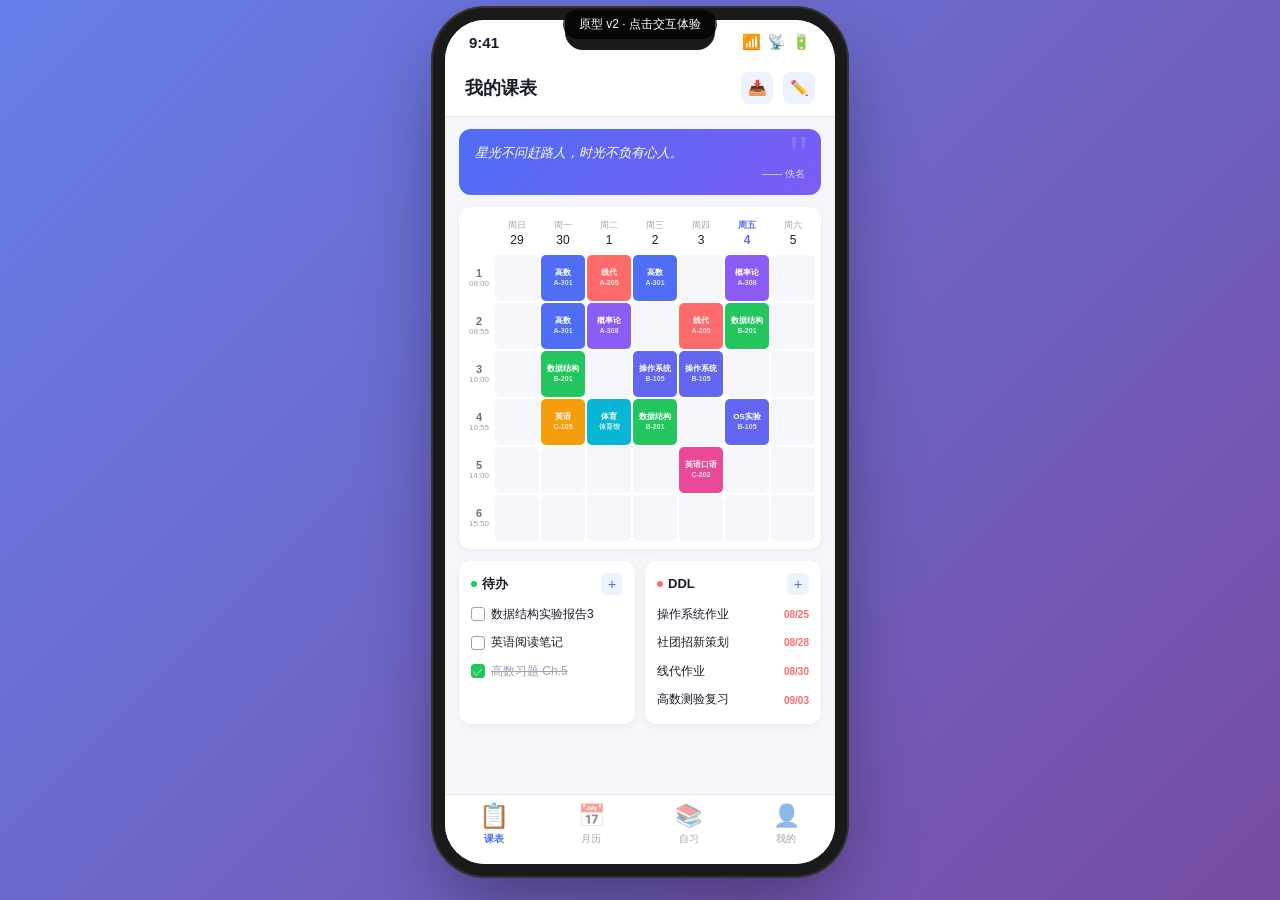
<file: prototype/v0.1 prototype.html>
<!DOCTYPE html>
<html lang="zh-CN"><head>
<meta charset="UTF-8">
<meta name="viewport" content="width=device-width, initial-scale=1.0">
<title>课管助手 v2 - 大学生课程管理小程序原型</title>
<style>
:root {
  --primary: #4F6DF5;
  --primary-light: #EEF1FE;
  --primary-dark: #3B55CC;
  --accent: #FF6B6B;
  --accent-light: #FFF0F0;
  --success: #22C55E;
  --success-light: #DCFCE7;
  --warning: #F59E0B;
  --bg: #F5F6FA;
  --card: #FFFFFF;
  --text: #1A1D29;
  --text-secondary: #6B7280;
  --text-light: #9CA3AF;
  --border: #E5E7EB;
  --radius: 12px;
  --shadow: 0 2px 8px rgba(0,0,0,0.05);
}

/* Theme: Minimal Dark */
.theme-dark {
  --bg: #1A1A2E;
  --card: #252542;
  --text: #E8E8F0;
  --text-secondary: #A0A0C0;
  --text-light: #6B6B8A;
  --border: #3A3A5C;
  --primary-light: #2A2A50;
}

/* Theme: Forest */
.theme-forest {
  --bg: #F0F7F0;
  --card: #FFFFFF;
  --primary: #2D8B56;
  --primary-light: #E0F0E6;
  --primary-dark: #1E6B3E;
}

/* Theme: Sunset */
.theme-sunset {
  --bg: #FFF5F0;
  --card: #FFFFFF;
  --primary: #E8743B;
  --primary-light: #FFE8DB;
  --primary-dark: #C85A25;
}

* { margin:0; padding:0; box-sizing:border-box; }

body {
  font-family: -apple-system, BlinkMacSystemFont, 'Segoe UI', 'PingFang SC', 'Microsoft YaHei', sans-serif;
  background: linear-gradient(135deg, #667eea 0%, #764ba2 100%);
  min-height: 100vh;
  display: flex;
  justify-content: center;
  align-items: flex-start;
  padding: 20px 0;
}

.phone-frame {
  width: 390px;
  height: 844px;
  background: var(--bg);
  border-radius: 40px;
  overflow: hidden;
  box-shadow: 0 0 0 12px #1a1a1a, 0 0 0 14px #333, 0 30px 80px rgba(0,0,0,0.4);
  position: relative;
  display: flex;
  flex-direction: column;
  transition: background .3s;
}

/* Status Bar */
.status-bar {
  height: 44px;
  background: var(--card);
  display: flex;
  align-items: center;
  justify-content: space-between;
  padding: 0 24px;
  font-size: 15px;
  font-weight: 600;
  color: var(--text);
  flex-shrink: 0;
  position: relative;
  z-index: 10;
}
.status-bar .time { font-size: 15px; font-weight: 600; }
.status-bar .icons { display: flex; gap: 6px; align-items: center; }

.notch {
  position: absolute;
  top: 0; left: 50%;
  transform: translateX(-50%);
  width: 150px; height: 30px;
  background: #1a1a1a;
  border-radius: 0 0 18px 18px;
  z-index: 20;
}

/* App Header */
.app-header {
  background: var(--card);
  padding: 8px 20px 12px;
  display: flex;
  align-items: center;
  justify-content: space-between;
  flex-shrink: 0;
  border-bottom: 1px solid var(--border);
}
.app-header h1 { font-size: 18px; font-weight: 700; color: var(--text); }
.app-header .header-actions { display: flex; gap: 10px; }
.header-btn {
  width: 32px; height: 32px;
  border-radius: 8px;
  border: none;
  background: var(--primary-light);
  color: var(--primary);
  font-size: 15px;
  cursor: pointer;
  display: flex; align-items: center; justify-content: center;
  transition: all .2s;
}
.header-btn:hover { background: var(--primary); color: #fff; }

/* Content Area */
.content-area {
  flex: 1;
  overflow-y: auto;
  overflow-x: hidden;
  -webkit-overflow-scrolling: touch;
  scrollbar-width: thin;
}
.content-area::-webkit-scrollbar { width: 3px; }
.content-area::-webkit-scrollbar-thumb { background: var(--border); border-radius: 4px; }

/* Page System */
.page { display: none; padding: 12px 14px 80px; }
.page.active { display: block; }

/* Bottom Tab Bar */
.tab-bar {
  position: absolute;
  bottom: 0; left: 0; right: 0;
  height: 70px;
  background: var(--card);
  display: flex;
  align-items: center;
  justify-content: space-around;
  border-top: 1px solid var(--border);
  padding-bottom: 10px;
  z-index: 100;
}
.tab-item {
  display: flex;
  flex-direction: column;
  align-items: center;
  gap: 3px;
  cursor: pointer;
  transition: all .2s;
  flex: 1;
  padding: 4px 0;
}
.tab-icon { font-size: 22px; opacity: 0.5; transition: all .2s; }
.tab-label { font-size: 10px; color: var(--text-light); font-weight: 500; transition: all .2s; }
.tab-item.active .tab-icon { opacity: 1; transform: scale(1.1); }
.tab-item.active .tab-label { color: var(--primary); font-weight: 600; }

/* ============================================
   课表页 - 周视图
   ============================================ */

/* 名言警句 */
.quote-banner {
  background: linear-gradient(135deg, var(--primary), #7B5CF5);
  border-radius: 12px;
  padding: 14px 16px;
  color: #fff;
  margin-bottom: 12px;
  cursor: pointer;
  position: relative;
  overflow: hidden;
  transition: all .2s;
}
.quote-banner:hover { transform: translateY(-1px); }
.quote-banner::before {
  content: '"';
  position: absolute;
  right: 12px; top: -5px;
  font-size: 50px;
  opacity: 0.15;
  font-family: Georgia, serif;
}
.quote-text {
  font-size: 13px;
  font-weight: 500;
  line-height: 1.5;
  font-style: italic;
}
.quote-author {
  font-size: 10px;
  opacity: 0.75;
  margin-top: 4px;
  text-align: right;
}

/* 周课表 */
.week-schedule {
  background: var(--card);
  border-radius: 12px;
  padding: 8px 6px;
  margin-bottom: 12px;
  box-shadow: var(--shadow);
}
.schedule-header {
  display: grid;
  grid-template-columns: 28px repeat(7, 1fr);
  gap: 2px;
  margin-bottom: 4px;
}
.schedule-header-day {
  text-align: center;
  font-size: 9px;
  color: var(--text-light);
  font-weight: 500;
  padding: 4px 0;
}
.schedule-header-day.today { color: var(--primary); font-weight: 700; }
.schedule-header-day .day-num {
  display: block;
  font-size: 12px;
  color: var(--text);
  margin-top: 1px;
}
.schedule-header-day.today .day-num { color: var(--primary); }

.schedule-body {
  display: grid;
  grid-template-columns: 28px repeat(7, 1fr);
  gap: 2px;
}
.schedule-time-col {
  display: flex;
  flex-direction: column;
  gap: 2px;
}
.schedule-time-cell {
  height: 46px;
  display: flex;
  flex-direction: column;
  align-items: center;
  justify-content: center;
  font-size: 8px;
  color: var(--text-light);
}
.schedule-time-cell .num { font-size: 11px; font-weight: 700; color: var(--text-secondary); }

.schedule-day-col {
  display: flex;
  flex-direction: column;
  gap: 2px;
}
.schedule-cell {
  height: 46px;
  border-radius: 5px;
  display: flex;
  align-items: center;
  justify-content: center;
  font-size: 8px;
  cursor: pointer;
  transition: all .15s;
  overflow: hidden;
  padding: 2px;
  text-align: center;
  position: relative;
}
.schedule-cell.course {
  color: #fff;
  font-weight: 600;
  line-height: 1.1;
  word-break: break-all;
}
.schedule-cell.course:hover { opacity: 0.85; transform: scale(0.97); }
.schedule-cell.course .c-name { font-size: 8px; }
.schedule-cell.course .c-loc { font-size: 7px; opacity: 0.8; margin-top: 1px; }
.schedule-cell.empty {
  background: var(--bg);
  color: var(--text-light);
  border: 1px dashed transparent;
}
.schedule-cell.empty:hover { border-color: var(--primary); color: var(--primary); }

/* 底部极简Todo + DDL */
.bottom-lists {
  display: grid;
  grid-template-columns: 1fr 1fr;
  gap: 10px;
}
.mini-list {
  background: var(--card);
  border-radius: 12px;
  padding: 12px;
  box-shadow: var(--shadow);
}
.mini-list-header {
  display: flex;
  align-items: center;
  justify-content: space-between;
  margin-bottom: 8px;
}
.mini-list-title {
  font-size: 13px;
  font-weight: 700;
  color: var(--text);
  display: flex;
  align-items: center;
  gap: 5px;
}
.mini-list-title .dot {
  width: 6px; height: 6px;
  border-radius: 50%;
}
.mini-list-title .dot.green { background: var(--success); }
.mini-list-title .dot.red { background: var(--accent); }
.mini-list-add {
  width: 22px; height: 22px;
  border-radius: 6px;
  background: var(--primary-light);
  color: var(--primary);
  border: none;
  font-size: 14px;
  cursor: pointer;
  display: flex; align-items: center; justify-content: center;
  transition: all .2s;
}
.mini-list-add:hover { background: var(--primary); color: #fff; }

.mini-items { display: flex; flex-direction: column; gap: 5px; }
.mini-item {
  display: flex;
  align-items: center;
  gap: 6px;
  padding: 4px 0;
  cursor: pointer;
  font-size: 12px;
  color: var(--text);
}
.mini-item .bracket {
  width: 14px; height: 14px;
  border-radius: 3px;
  border: 1.5px solid var(--text-light);
  flex-shrink: 0;
  display: flex;
  align-items: center;
  justify-content: center;
  font-size: 10px;
  transition: all .2s;
}
.mini-item.done .bracket {
  background: var(--success);
  border-color: var(--success);
  color: #fff;
}
.mini-item.done .bracket::before { content: '✓'; }
.mini-item.done .item-text { text-decoration: line-through; color: var(--text-light); }
.mini-item .item-text { flex: 1; line-height: 1.3; }
.mini-item .item-date {
  font-size: 10px;
  color: var(--accent);
  font-weight: 600;
  flex-shrink: 0;
}

.mini-empty {
  text-align: center;
  padding: 12px 0;
  font-size: 11px;
  color: var(--text-light);
}

/* ============================================
   月历页
   ============================================ */

.calendar-header-bar {
  display: flex;
  align-items: center;
  justify-content: space-between;
  margin-bottom: 10px;
}
.calendar-header-bar .month-title { font-size: 18px; font-weight: 700; color: var(--text); }
.cal-nav-btns { display: flex; gap: 6px; }
.cal-nav-btn {
  width: 28px; height: 28px;
  border-radius: 8px;
  border: 1px solid var(--border);
  background: var(--card);
  cursor: pointer;
  font-size: 14px;
  color: var(--text-secondary);
  display: flex; align-items: center; justify-content: center;
}

.calendar-card {
  background: var(--card);
  border-radius: 12px;
  padding: 12px 8px;
  box-shadow: var(--shadow);
  margin-bottom: 12px;
}
.cal-weekdays {
  display: grid;
  grid-template-columns: repeat(7, 1fr);
  gap: 1px;
  margin-bottom: 4px;
}
.cal-weekday {
  text-align: center;
  font-size: 10px;
  color: var(--text-light);
  font-weight: 500;
  padding: 4px 0;
}
.cal-weekday.weekend { color: var(--accent); }
.cal-days {
  display: grid;
  grid-template-columns: repeat(7, 1fr);
  gap: 1px;
}
.cal-day {
  aspect-ratio: 1.3;
  display: flex;
  flex-direction: column;
  align-items: center;
  justify-content: flex-start;
  padding-top: 3px;
  border-radius: 6px;
  cursor: pointer;
  transition: all .15s;
  font-size: 12px;
  font-weight: 500;
  color: var(--text);
  position: relative;
}
.cal-day:hover { background: var(--primary-light); }
.cal-day.other-month { color: var(--text-light); opacity: 0.35; }
.cal-day.today { background: var(--primary); color: #fff; font-weight: 700; }
.cal-day.selected { background: var(--primary-light); color: var(--primary); font-weight: 700; }
.cal-day.today.selected { background: var(--primary); color: #fff; }

/* 月历日期中的标记 */
.cal-markers {
  display: flex;
  flex-direction: column;
  align-items: center;
  gap: 1px;
  margin-top: 2px;
  width: 100%;
  padding: 0 2px;
}
.cal-marker-ddl {
  font-size: 8px;
  color: var(--accent);
  white-space: nowrap;
  overflow: hidden;
  text-overflow: ellipsis;
  width: 100%;
  text-align: center;
  line-height: 1.1;
  max-width: 100%;
}
.cal-day.today .cal-marker-ddl { color: rgba(255,255,255,0.85); }

.cal-dots {
  display: flex;
  gap: 2px;
  align-items: center;
  justify-content: center;
  margin-top: 1px;
}
.cal-dot-green {
  width: 4px; height: 4px;
  border-radius: 50%;
  background: var(--success);
}
.cal-dot-red {
  width: 6px; height: 6px;
  border-radius: 50%;
  background: var(--accent);
}
.cal-day.today .cal-dot-green { background: rgba(255,255,255,0.8); }
.cal-day.today .cal-dot-red { background: #fff; }

/* 日期详情 */
.day-detail-card {
  background: var(--card);
  border-radius: 12px;
  padding: 14px;
  box-shadow: var(--shadow);
}
.day-detail-title {
  font-size: 14px;
  font-weight: 700;
  color: var(--text);
  margin-bottom: 10px;
}
.day-detail-section {
  margin-bottom: 10px;
}
.day-detail-section:last-child { margin-bottom: 0; }
.day-detail-section-title {
  font-size: 11px;
  color: var(--text-light);
  font-weight: 600;
  margin-bottom: 6px;
  display: flex;
  align-items: center;
  gap: 4px;
}
.day-detail-section-title::before {
  content: '';
  width: 5px; height: 5px;
  border-radius: 50%;
}
.day-detail-section-title.green::before { background: var(--success); }
.day-detail-section-title.red::before { background: var(--accent); width: 7px; height: 7px; }

.detail-list-item {
  display: flex;
  align-items: center;
  gap: 6px;
  padding: 5px 0;
  font-size: 12px;
  color: var(--text);
  border-bottom: 1px solid var(--border);
}
.detail-list-item:last-child { border-bottom: none; }
.detail-list-item .bracket {
  width: 13px; height: 13px;
  border-radius: 3px;
  border: 1.5px solid var(--text-light);
  flex-shrink: 0;
  display: flex; align-items: center; justify-content: center;
  font-size: 9px;
  cursor: pointer;
}
.detail-list-item.done .bracket { background: var(--success); border-color: var(--success); color: #fff; }
.detail-list-item.done .bracket::before { content: '✓'; }
.detail-list-item.done .item-text { text-decoration: line-through; color: var(--text-light); }
.detail-list-item .item-text { flex: 1; }
.detail-list-item .item-date { font-size: 10px; color: var(--accent); font-weight: 600; }

/* ============================================
   自习室页
   ============================================ */

.study-theme-switcher {
  display: flex;
  gap: 8px;
  justify-content: center;
  margin-bottom: 12px;
}
.theme-dot {
  width: 24px; height: 24px;
  border-radius: 50%;
  cursor: pointer;
  border: 3px solid transparent;
  transition: all .2s;
}
.theme-dot.active { border-color: var(--text); transform: scale(1.1); }
.theme-dot.default { background: #4F6DF5; }
.theme-dot.dark { background: #1A1A2E; }
.theme-dot.forest { background: #2D8B56; }
.theme-dot.sunset { background: #E8743B; }

/* 番茄钟大组件 */
.pomodoro-section {
  background: var(--card);
  border-radius: 14px;
  padding: 14px;
  box-shadow: var(--shadow);
  margin-bottom: 14px;
  position: relative;
}
.pomodoro-section-header {
  display: flex;
  align-items: center;
  justify-content: space-between;
  margin-bottom: 10px;
}
.pomodoro-title {
  font-size: 14px;
  font-weight: 700;
  color: var(--text);
}
.pomodoro-add {
  width: 26px; height: 26px;
  border-radius: 8px;
  background: var(--primary-light);
  color: var(--primary);
  border: none;
  font-size: 16px;
  cursor: pointer;
  display: flex; align-items: center; justify-content: center;
}
.pomodoro-add:hover { background: var(--primary); color: #fff; }

.pomodoro-slider {
  display: flex;
  gap: 6px;
  overflow-x: auto;
  scroll-snap-type: x mandatory;
  scrollbar-width: none;
  padding-bottom: 4px;
}
.pomodoro-slider::-webkit-scrollbar { display: none; }

.pomodoro-card {
  flex-shrink: 0;
  width: calc((100% - 30px) / 6);
  aspect-ratio: 1;
  border-radius: 10px;
  background: var(--primary-light);
  display: flex;
  flex-direction: column;
  align-items: center;
  justify-content: center;
  cursor: pointer;
  scroll-snap-align: start;
  transition: all .2s;
  position: relative;
  overflow: hidden;
  border: 2px solid transparent;
}
.pomodoro-card:hover { transform: translateY(-2px); }
.pomodoro-card.active { border-color: var(--primary); }
.pomodoro-card .p-name {
  font-size: 9px;
  font-weight: 600;
  color: var(--text);
  text-align: center;
  line-height: 1.2;
  padding: 0 2px;
}
.pomodoro-card .p-time {
  font-size: 11px;
  font-weight: 700;
  color: var(--primary);
  margin-top: 3px;
}
.pomodoro-card .p-bg {
  position: absolute;
  inset: 0;
  background-size: cover;
  background-position: center;
  opacity: 0.3;
}
.pomodoro-card .p-content {
  position: relative;
  z-index: 1;
  display: flex;
  flex-direction: column;
  align-items: center;
  justify-content: center;
}

/* 当前番茄钟显示 */
.pomodoro-active-display {
  text-align: center;
  padding: 16px 0 8px;
}
.pomodoro-timer {
  font-size: 42px;
  font-weight: 200;
  color: var(--primary);
  font-variant-numeric: tabular-nums;
  letter-spacing: 2px;
}
.pomodoro-active-name {
  font-size: 12px;
  color: var(--text-secondary);
  margin-top: 4px;
}
.pomodoro-controls {
  display: flex;
  gap: 10px;
  justify-content: center;
  margin-top: 10px;
}
.pomo-btn {
  padding: 7px 20px;
  border-radius: 8px;
  border: none;
  font-size: 12px;
  font-weight: 600;
  cursor: pointer;
}
.pomo-btn.primary { background: var(--primary); color: #fff; }
.pomo-btn.secondary { background: var(--bg); color: var(--text-secondary); }

/* 线上自习室区块 */
.online-room-section {
  background: var(--card);
  border-radius: 14px;
  padding: 14px;
  box-shadow: var(--shadow);
}
.online-room-header {
  display: flex;
  align-items: center;
  justify-content: space-between;
  margin-bottom: 10px;
}
.online-room-title {
  font-size: 14px;
  font-weight: 700;
  color: var(--text);
  display: flex;
  align-items: center;
  gap: 6px;
}
.online-room-title .badge {
  font-size: 9px;
  padding: 2px 6px;
  background: var(--primary-light);
  color: var(--primary);
  border-radius: 4px;
  font-weight: 600;
}
.online-room-add {
  width: 26px; height: 26px;
  border-radius: 8px;
  background: var(--primary-light);
  color: var(--primary);
  border: none;
  font-size: 16px;
  cursor: pointer;
  display: flex; align-items: center; justify-content: center;
}

.room-tabs {
  display: flex;
  gap: 6px;
  margin-bottom: 10px;
}
.room-tab {
  padding: 4px 12px;
  border-radius: 16px;
  font-size: 11px;
  background: var(--bg);
  color: var(--text-secondary);
  cursor: pointer;
  font-weight: 500;
}
.room-tab.active {
  background: var(--primary);
  color: #fff;
}

.room-list {
  display: flex;
  flex-direction: column;
  gap: 8px;
  max-height: 200px;
  overflow-y: auto;
}
.room-card {
  display: flex;
  align-items: center;
  gap: 10px;
  padding: 10px;
  border-radius: 10px;
  background: var(--bg);
  cursor: pointer;
  transition: all .2s;
}
.room-card:hover { transform: translateX(2px); }
.room-avatar {
  width: 36px; height: 36px;
  border-radius: 9px;
  display: flex; align-items: center; justify-content: center;
  font-size: 18px;
  flex-shrink: 0;
  background-size: cover;
  background-position: center;
}
.room-info { flex: 1; min-width: 0; }
.room-name {
  font-size: 12px;
  font-weight: 600;
  color: var(--text);
  white-space: nowrap;
  overflow: hidden;
  text-overflow: ellipsis;
}
.room-meta {
  font-size: 10px;
  color: var(--text-light);
  margin-top: 3px;
}
.room-people {
  font-size: 10px;
  color: var(--text-secondary);
  font-weight: 600;
  flex-shrink: 0;
}

/* ============================================
   自习室详情页（聊天室）
   ============================================ */

.study-room-detail {
  position: absolute;
  inset: 0;
  background: var(--bg);
  z-index: 150;
  display: none;
  flex-direction: column;
}
.study-room-detail.show { display: flex; }

.room-detail-header {
  background: var(--card);
  padding: 12px 16px;
  display: flex;
  align-items: center;
  gap: 10px;
  border-bottom: 1px solid var(--border);
  flex-shrink: 0;
}
.room-back-btn {
  width: 32px; height: 32px;
  border-radius: 8px;
  border: none;
  background: var(--bg);
  font-size: 18px;
  cursor: pointer;
  display: flex; align-items: center; justify-content: center;
  color: var(--text-secondary);
}
.room-detail-info { flex: 1; }
.room-detail-name { font-size: 15px; font-weight: 700; color: var(--text); }
.room-detail-count { font-size: 11px; color: var(--text-light); margin-top: 2px; }
.room-setting-btn {
  width: 32px; height: 32px;
  border-radius: 8px;
  border: none;
  background: var(--bg);
  font-size: 16px;
  cursor: pointer;
  color: var(--text-secondary);
}

/* 自习人员 */
.room-members {
  background: var(--card);
  padding: 12px 16px;
  display: flex;
  gap: 12px;
  overflow-x: auto;
  scrollbar-width: none;
  flex-shrink: 0;
}
.room-members::-webkit-scrollbar { display: none; }
.room-member {
  flex-shrink: 0;
  display: flex;
  flex-direction: column;
  align-items: center;
  gap: 4px;
}
.room-member .m-avatar {
  width: 44px; height: 44px;
  border-radius: 50%;
  display: flex; align-items: center; justify-content: center;
  font-size: 20px;
  background: var(--primary-light);
  position: relative;
}
.room-member.own .m-avatar {
  border: 2px solid var(--primary);
}
.room-member .m-status {
  position: absolute;
  bottom: -2px; right: -2px;
  width: 12px; height: 12px;
  border-radius: 50%;
  background: var(--success);
  border: 2px solid var(--card);
}
.room-member .m-name {
  font-size: 10px;
  color: var(--text-secondary);
  max-width: 50px;
  text-overflow: ellipsis;
  overflow: hidden;
  white-space: nowrap;
}
.room-member .m-id {
  font-size: 9px;
  color: var(--text-light);
}

/* 聊天区 */
.room-chat {
  flex: 1;
  overflow-y: auto;
  padding: 12px 14px;
  display: flex;
  flex-direction: column;
  gap: 8px;
}
.chat-msg {
  display: flex;
  gap: 8px;
  max-width: 80%;
}
.chat-msg.self { align-self: flex-end; flex-direction: row-reverse; }
.chat-avatar {
  width: 30px; height: 30px;
  border-radius: 50%;
  display: flex; align-items: center; justify-content: center;
  font-size: 14px;
  background: var(--primary-light);
  flex-shrink: 0;
}
.chat-bubble {
  background: var(--card);
  padding: 8px 12px;
  border-radius: 12px;
  font-size: 12px;
  color: var(--text);
  line-height: 1.4;
}
.chat-msg.self .chat-bubble {
  background: var(--primary);
  color: #fff;
}
.chat-time {
  font-size: 9px;
  color: var(--text-light);
  margin-top: 2px;
}
.chat-entry {
  background: var(--card);
  padding: 10px 14px;
  border-top: 1px solid var(--border);
  display: flex;
  gap: 8px;
  align-items: center;
  flex-shrink: 0;
}
.chat-entry input {
  flex: 1;
  padding: 8px 12px;
  border: 1px solid var(--border);
  border-radius: 20px;
  font-size: 13px;
  background: var(--bg);
  outline: none;
  color: var(--text);
}
.chat-send {
  width: 34px; height: 34px;
  border-radius: 50%;
  background: var(--primary);
  color: #fff;
  border: none;
  cursor: pointer;
  display: flex; align-items: center; justify-content: center;
  font-size: 14px;
}

.chat-disabled-banner {
  background: var(--warning);
  color: #fff;
  padding: 8px 16px;
  text-align: center;
  font-size: 11px;
  cursor: pointer;
}

/* ============================================
   我的页
   ============================================ */

.profile-header {
  background: linear-gradient(135deg, var(--primary), #7B5CF5);
  border-radius: 14px;
  padding: 20px;
  color: #fff;
  display: flex;
  align-items: center;
  gap: 14px;
  margin-bottom: 14px;
  box-shadow: var(--shadow);
}
.profile-avatar {
  width: 52px; height: 52px;
  border-radius: 50%;
  background: rgba(255,255,255,0.2);
  display: flex; align-items: center; justify-content: center;
  font-size: 24px;
  border: 2px solid rgba(255,255,255,0.3);
}
.profile-info .name { font-size: 16px; font-weight: 700; }
.profile-info .school { font-size: 11px; opacity: 0.85; margin-top: 3px; }

.settings-group {
  background: var(--card);
  border-radius: 12px;
  overflow: hidden;
  box-shadow: var(--shadow);
  margin-bottom: 12px;
}
.settings-group-title {
  font-size: 11px;
  color: var(--text-light);
  font-weight: 600;
  padding: 0 4px 6px;
  text-transform: uppercase;
}
.setting-item {
  display: flex;
  align-items: center;
  gap: 12px;
  padding: 12px 16px;
  cursor: pointer;
  border-bottom: 1px solid var(--border);
}
.setting-item:last-child { border-bottom: none; }
.setting-icon {
  width: 30px; height: 30px;
  border-radius: 8px;
  display: flex; align-items: center; justify-content: center;
  font-size: 14px;
  flex-shrink: 0;
}
.setting-info { flex: 1; }
.setting-info .label { font-size: 13px; color: var(--text); font-weight: 500; }
.setting-info .sublabel { font-size: 10px; color: var(--text-light); margin-top: 2px; }
.setting-arrow { color: var(--text-light); font-size: 13px; }

.toggle {
  width: 40px; height: 24px;
  border-radius: 12px;
  background: var(--border);
  position: relative;
  cursor: pointer;
  transition: background .2s;
  flex-shrink: 0;
}
.toggle::after {
  content: '';
  position: absolute;
  top: 2px; left: 2px;
  width: 20px; height: 20px;
  border-radius: 50%;
  background: #fff;
  box-shadow: 0 1px 4px rgba(0,0,0,0.2);
  transition: transform .2s;
}
.toggle.on { background: var(--success); }
.toggle.on::after { transform: translateX(16px); }

/* ============================================
   Modal
   ============================================ */
.modal-overlay {
  position: absolute;
  inset: 0;
  background: rgba(0,0,0,0.4);
  z-index: 200;
  display: none;
  align-items: flex-end;
  justify-content: center;
}
.modal-overlay.show { display: flex; animation: fadeIn .2s; }
@keyframes fadeIn { from { opacity: 0; } to { opacity: 1; } }

.modal-sheet {
  width: 100%;
  background: var(--card);
  border-radius: 20px 20px 0 0;
  padding: 20px;
  max-height: 75%;
  overflow-y: auto;
  animation: slideUp .3s ease;
  color: var(--text);
}
@keyframes slideUp { from { transform: translateY(100%); } to { transform: translateY(0); } }

.modal-header {
  display: flex;
  align-items: center;
  justify-content: space-between;
  margin-bottom: 16px;
}
.modal-title { font-size: 16px; font-weight: 700; color: var(--text); }
.modal-close {
  width: 28px; height: 28px;
  border-radius: 50%;
  border: none;
  background: var(--bg);
  font-size: 14px;
  cursor: pointer;
  color: var(--text-light);
  display: flex; align-items: center; justify-content: center;
}

.form-group { margin-bottom: 14px; }
.form-label { font-size: 12px; color: var(--text-secondary); font-weight: 600; margin-bottom: 6px; display: block; }
.form-input, .form-select, .form-textarea {
  width: 100%;
  padding: 9px 12px;
  border: 1px solid var(--border);
  border-radius: 10px;
  font-size: 13px;
  color: var(--text);
  background: var(--bg);
  outline: none;
  transition: border .2s;
  font-family: inherit;
}
.form-input:focus, .form-select:focus, .form-textarea:focus { border-color: var(--primary); background: var(--card); }

.form-row { display: flex; gap: 10px; }
.form-row .form-group { flex: 1; }

.btn-primary {
  width: 100%;
  padding: 11px;
  border-radius: 10px;
  border: none;
  background: var(--primary);
  color: #fff;
  font-size: 14px;
  font-weight: 600;
  cursor: pointer;
  transition: all .2s;
}
.btn-primary:hover { filter: brightness(0.95); }
.btn-secondary {
  width: 100%;
  padding: 11px;
  border-radius: 10px;
  border: 1px solid var(--border);
  background: var(--card);
  color: var(--text);
  font-size: 14px;
  font-weight: 500;
  cursor: pointer;
  margin-top: 8px;
}

.option-grid {
  display: grid;
  grid-template-columns: 1fr 1fr;
  gap: 10px;
}
.option-card {
  padding: 16px;
  border-radius: 12px;
  border: 2px solid var(--border);
  cursor: pointer;
  text-align: center;
  transition: all .2s;
}
.option-card:hover { border-color: var(--primary); background: var(--primary-light); }
.option-card .opt-icon { font-size: 28px; margin-bottom: 6px; }
.option-card .opt-title { font-size: 13px; font-weight: 600; color: var(--text); }
.option-card .opt-desc { font-size: 10px; color: var(--text-light); margin-top: 3px; }

/* Toast */
.toast {
  position: absolute;
  top: 60px;
  left: 50%;
  transform: translateX(-50%) translateY(-20px);
  background: rgba(0,0,0,0.8);
  color: #fff;
  padding: 7px 14px;
  border-radius: 10px;
  font-size: 12px;
  z-index: 300;
  opacity: 0;
  transition: all .3s;
  pointer-events: none;
  white-space: nowrap;
}
.toast.show { opacity: 1; transform: translateX(-50%) translateY(0); }

.demo-banner {
  position: fixed;
  top: 10px;
  left: 50%;
  transform: translateX(-50%);
  background: rgba(0,0,0,0.7);
  color: #fff;
  padding: 6px 16px;
  border-radius: 20px;
  font-size: 12px;
  z-index: 999;
  pointer-events: none;
}
</style>
</head>
<body>

<div class="demo-banner">原型 v2 · 点击交互体验</div>

<div class="phone-frame" id="phoneFrame">
  <div class="notch"></div>

  <!-- Status Bar -->
  <div class="status-bar">
    <span class="time">9:41</span>
    <div class="icons">
      <span>📶</span><span>📡</span><span>🔋</span>
    </div>
  </div>

  <!-- Toast -->
  <div class="toast" id="toast"></div>

  <!-- App Header -->
  <div class="app-header" id="appHeader">
    <h1 id="pageTitle">我的课表</h1>
    <div class="header-actions">
      <button class="header-btn" onclick="showImportModal()" title="导入课表">📥</button>
      <button class="header-btn" onclick="toggleEditSchedule()" title="编辑">✏️</button>
    </div>
  </div>

  <!-- Content -->
  <div class="content-area">

    <!-- ===== 课表页 ===== -->
    <div class="page active" id="page-schedule">
      <!-- 名言警句 -->
      <div class="quote-banner" onclick="editQuote()">
        <div class="quote-text" id="quoteText">星光不问赶路人，时光不负有心人。</div>
        <div class="quote-author" id="quoteAuthor">—— 佚名</div>
      </div>

      <!-- 周课表 -->
      <div class="week-schedule">
        <div class="schedule-header" id="scheduleHeader"></div>
        <div class="schedule-body" id="scheduleBody"></div>
      </div>

      <!-- 底部极简 Todo + DDL -->
      <div class="bottom-lists">
        <div class="mini-list">
          <div class="mini-list-header">
            <div class="mini-list-title"><span class="dot green"></span>待办</div>
            <button class="mini-list-add" onclick="showAddTodoModal()">+</button>
          </div>
          <div class="mini-items" id="miniTodoList"></div>
        </div>
        <div class="mini-list">
          <div class="mini-list-header">
            <div class="mini-list-title"><span class="dot red"></span>DDL</div>
            <button class="mini-list-add" onclick="showAddDdlModal()">+</button>
          </div>
          <div class="mini-items" id="miniDdlList"></div>
        </div>
      </div>
    </div>

    <!-- ===== 月历页 ===== -->
    <div class="page" id="page-calendar">
      <div class="calendar-header-bar">
        <div class="month-title" id="calMonthTitle">2026年8月</div>
        <div class="cal-nav-btns">
          <button class="cal-nav-btn" onclick="changeMonth(-1)">‹</button>
          <button class="cal-nav-btn" onclick="goToday()">·</button>
          <button class="cal-nav-btn" onclick="changeMonth(1)">›</button>
        </div>
      </div>

      <div class="calendar-card">
        <div class="cal-weekdays">
          <div class="cal-weekday weekend">日</div>
          <div class="cal-weekday">一</div>
          <div class="cal-weekday">二</div>
          <div class="cal-weekday">三</div>
          <div class="cal-weekday">四</div>
          <div class="cal-weekday">五</div>
          <div class="cal-weekday weekend">六</div>
        </div>
        <div class="cal-days" id="calDays"></div>
      </div>

      <div class="day-detail-card">
        <div class="day-detail-title" id="dayDetailTitle">8月23日 周日</div>
        <div id="dayDetailContent"></div>
      </div>
    </div>

    <!-- ===== 自习室页 ===== -->
    <div class="page" id="page-study">
      <!-- 主题切换 -->
      <div class="study-theme-switcher">
        <div class="theme-dot default active" onclick="switchTheme('default', this)" title="默认"></div>
        <div class="theme-dot dark" onclick="switchTheme('dark', this)" title="暗夜"></div>
        <div class="theme-dot forest" onclick="switchTheme('forest', this)" title="森林"></div>
        <div class="theme-dot sunset" onclick="switchTheme('sunset', this)" title="日落"></div>
      </div>

      <!-- 番茄钟组件 -->
      <div class="pomodoro-section">
        <div class="pomodoro-section-header">
          <div class="pomodoro-title">🍅 我的番茄钟</div>
          <button class="pomodoro-add" onclick="showAddPomodoroModal()">+</button>
        </div>
        <div class="pomodoro-slider" id="pomodoroSlider"></div>
        <div class="pomodoro-active-display">
          <div class="pomodoro-timer" id="pomoTimerDisplay">25:00</div>
          <div class="pomodoro-active-name" id="pomoActiveName">标准番茄钟</div>
          <div class="pomodoro-controls">
            <button class="pomo-btn primary" id="pomoStartBtn" onclick="togglePomo()">开始</button>
            <button class="pomo-btn secondary" onclick="resetPomo()">重置</button>
          </div>
        </div>
      </div>

      <!-- 线上自习室 -->
      <div class="online-room-section">
        <div class="online-room-header">
          <div class="online-room-title">
            🏠 线上自习室
            <span class="badge">ONLINE</span>
          </div>
          <button class="online-room-add" onclick="showRoomAddModal()">+</button>
        </div>
        <div class="room-tabs">
          <div class="room-tab active" onclick="switchRoomTab(this, 'my')">我的</div>
          <div class="room-tab" onclick="switchRoomTab(this, 'all')">全部</div>
        </div>
        <div class="room-list" id="roomList"></div>
      </div>
    </div>

    <!-- ===== 我的页 ===== -->
    <div class="page" id="page-profile">
      <div class="profile-header">
        <div class="profile-avatar">👨‍🎓</div>
        <div class="profile-info">
          <div class="name">林同学</div>
          <div class="school">某大学 · 计算机科学与技术 · 大三</div>
        </div>
      </div>

      <div class="settings-group-title">提醒设置</div>
      <div class="settings-group">
        <div class="setting-item">
          <div class="setting-icon" style="background:#FEF3C7">🔔</div>
          <div class="setting-info">
            <div class="label">提前一周提醒</div>
          </div>
          <div class="toggle on" onclick="toggleSwitch(this)"></div>
        </div>
        <div class="setting-item">
          <div class="setting-icon" style="background:#FEE2E2">⏰</div>
          <div class="setting-info">
            <div class="label">提前一天提醒</div>
          </div>
          <div class="toggle on" onclick="toggleSwitch(this)"></div>
        </div>
        <div class="setting-item">
          <div class="setting-icon" style="background:#DBEAFE">📱</div>
          <div class="setting-info">
            <div class="label">提醒方式</div>
            <div class="sublabel">手机推送 + 小程序内提示</div>
          </div>
          <span class="setting-arrow">›</span>
        </div>
      </div>

      <div class="settings-group-title">课表管理</div>
      <div class="settings-group">
        <div class="setting-item" onclick="showImportModal()">
          <div class="setting-icon" style="background:#E0E7FF">📥</div>
          <div class="setting-info">
            <div class="label">重新导入课表</div>
          </div>
          <span class="setting-arrow">›</span>
        </div>
        <div class="setting-item" onclick="showToast('名言已更新')">
          <div class="setting-icon" style="background:#F3E8FF">💬</div>
          <div class="setting-info">
            <div class="label">自定义名言</div>
          </div>
          <span class="setting-arrow">›</span>
        </div>
      </div>

      <div class="settings-group-title">其他</div>
      <div class="settings-group">
        <div class="setting-item" onclick="showToast('数据已备份')">
          <div class="setting-icon" style="background:#D1FAE5">☁️</div>
          <div class="setting-info">
            <div class="label">数据备份</div>
          </div>
          <span class="setting-arrow">›</span>
        </div>
        <div class="setting-item" onclick="showToast('v0.2.0')">
          <div class="setting-icon" style="background:#FCE7F3">ℹ️</div>
          <div class="setting-info">
            <div class="label">关于</div>
          </div>
          <span class="setting-arrow">›</span>
        </div>
      </div>
    </div>

  </div>

  <!-- 自习室详情页（聊天室） -->
  <div class="study-room-detail" id="roomDetail">
    <div class="room-detail-header">
      <button class="room-back-btn" onclick="closeRoomDetail()">‹</button>
      <div class="room-detail-info">
        <div class="room-detail-name" id="detailRoomName">考研冲刺自习室</div>
        <div class="room-detail-count" id="detailRoomCount">6人在线 · 已加入 23天</div>
      </div>
      <button class="room-setting-btn" onclick="showToast('房间设置')">⚙️</button>
    </div>

    <div class="room-members" id="roomMembers"></div>

    <div class="room-chat" id="roomChat">
      <div class="chat-msg">
        <div class="chat-avatar">👩</div>
        <div>
          <div class="chat-bubble">今天效率好高呀，已经学了3小时了！</div>
          <div class="chat-time">10:23</div>
        </div>
      </div>
      <div class="chat-msg">
        <div class="chat-avatar">👨‍💻</div>
        <div>
          <div class="chat-bubble">一起加油 💪</div>
          <div class="chat-time">10:25</div>
        </div>
      </div>
      <div class="chat-msg self">
        <div class="chat-avatar">👨‍🎓</div>
        <div>
          <div class="chat-bubble">我也刚开了一个番茄钟</div>
          <div class="chat-time">10:26</div>
        </div>
      </div>
      <div class="chat-msg">
        <div class="chat-avatar">👩‍🎓</div>
        <div>
          <div class="chat-bubble">大家晚上还在吗？我打算学到10点</div>
          <div class="chat-time">10:30</div>
        </div>
      </div>
    </div>

    <div class="chat-disabled-banner" onclick="enableChat()">
      💬 点击展开聊天窗口 · 新消息仅在展开后接收
    </div>
  </div>

  <!-- Bottom Tab Bar -->
  <div class="tab-bar">
    <div class="tab-item active" onclick="switchTab('schedule', this)">
      <div class="tab-icon">📋</div>
      <div class="tab-label">课表</div>
    </div>
    <div class="tab-item" onclick="switchTab('calendar', this)">
      <div class="tab-icon">📅</div>
      <div class="tab-label">月历</div>
    </div>
    <div class="tab-item" onclick="switchTab('study', this)">
      <div class="tab-icon">📚</div>
      <div class="tab-label">自习</div>
    </div>
    <div class="tab-item" onclick="switchTab('profile', this)">
      <div class="tab-icon">👤</div>
      <div class="tab-label">我的</div>
    </div>
  </div>

  <!-- Modal -->
  <div class="modal-overlay" id="modalOverlay">
    <div class="modal-sheet" id="modalSheet"></div>
  </div>
</div>

<script>
// ===== 数据 =====
const courseColors = ['#4F6DF5','#FF6B6B','#22C55E','#F59E0B','#8B5CF6','#06B6D4','#EC4899','#6366F1'];

// 周课表数据: 每天6节，7天 (0=周日, 1=周一...6=周六)
const weekSchedule = {
  0: [null, null, null, null, null, null], // 周日
  1: [ // 周一
    {name:'高数', loc:'A-301', color:'#4F6DF5'},
    {name:'高数', loc:'A-301', color:'#4F6DF5'},
    {name:'数据结构', loc:'B-201', color:'#22C55E'},
    {name:'英语', loc:'C-105', color:'#F59E0B'},
    null, null
  ],
  2: [ // 周二
    {name:'线代', loc:'A-205', color:'#FF6B6B'},
    {name:'概率论', loc:'A-308', color:'#8B5CF6'},
    null,
    {name:'体育', loc:'体育馆', color:'#06B6D4'},
    null, null
  ],
  3: [ // 周三
    {name:'高数', loc:'A-301', color:'#4F6DF5'},
    null,
    {name:'操作系统', loc:'B-105', color:'#6366F1'},
    {name:'数据结构', loc:'B-201', color:'#22C55E'},
    null, null
  ],
  4: [ // 周四
    null,
    {name:'线代', loc:'A-205', color:'#FF6B6B'},
    {name:'操作系统', loc:'B-105', color:'#6366F1'},
    null,
    {name:'英语口语', loc:'C-202', color:'#EC4899'},
    null
  ],
  5: [ // 周五
    {name:'概率论', loc:'A-308', color:'#8B5CF6'},
    {name:'数据结构', loc:'B-201', color:'#22C55E'},
    null,
    {name:'OS实验', loc:'B-105', color:'#6366F1'},
    null, null
  ],
  6: [null, null, null, null, null, null] // 周六
};

const periodTimes = [
  {num:'1', time:'08:00'},
  {num:'2', time:'08:55'},
  {num:'3', time:'10:00'},
  {num:'4', time:'10:55'},
  {num:'5', time:'14:00'},
  {num:'6', time:'15:50'}
];

// TodoList 数据
let todoItems = [
  { id:1, text:'数据结构实验报告3', done:false, date:'08/25' },
  { id:2, text:'英语阅读笔记', done:false, date:'08/26' },
  { id:3, text:'高数习题 Ch.5', done:true, date:'08/22' },
];

// DDL 数据
let ddlItems = [
  { id:1, text:'操作系统作业', date:'08/25' },
  { id:2, text:'社团招新策划', date:'08/28' },
  { id:3, text:'线代作业', date:'08/30' },
  { id:4, text:'高数测验复习', date:'09/03' },
];

// 名言
let quoteData = { text: '星光不问赶路人，时光不负有心人。', author: '—— 佚名' };

// 月历数据 - Todo绿点 + DDL红点 + DDL名称
const calTodoData = {
  '2026-08-23': ['整理笔记', '复习单词'],
  '2026-08-25': ['数据结构实验', '英语阅读'],
  '2026-08-27': ['高数习题'],
  '2026-08-28': ['概率论复习'],
  '2026-09-02': ['OS实验报告'],
};
const calDdlData = {
  '2026-08-23': [{name:'社团招新策划', short:'社团招新'}],
  '2026-08-25': [{name:'操作系统作业', short:'OS作业'}, {name:'数据结构实验', short:'DS实验'}],
  '2026-08-28': [{name:'概率论测验', short:'概率论'}],
  '2026-08-30': [{name:'线性代数作业', short:'线代作业'}],
  '2026-09-03': [{name:'高数测验', short:'高数测验'}],
};

// 番茄钟数据
let pomodoroList = [
  { id:1, name:'标准番茄', minutes:25, bg:null },
  { id:2, name:'深度专注', minutes:45, bg:null },
  { id:3, name:'超长学习', minutes:90, bg:null },
  { id:4, name:'英语听力', minutes:30, bg:null },
  { id:5, name:'阅读时间', minutes:20, bg:null },
  { id:6, name:'代码冲刺', minutes:60, bg:null },
];
let activePomodoro = pomodoroList[0];
let pomoMinutes = 25;
let pomoSeconds = 0;
let pomoInterval = null;
let pomoRunning = false;

// 线上自习室数据
let myRooms = [
  { id:1, name:'考研冲刺自习室', bg:'linear-gradient(135deg,#667eea,#764ba2)', people:6, joinDays:23, isOwner:true },
  { id:2, name:'早起打卡群', bg:'linear-gradient(135deg,#f093fb,#f5576c)', people:12, joinDays:15, isOwner:false },
  { id:3, name:'算法刷题室', bg:'linear-gradient(135deg,#4facfe,#00f2fe)', people:8, joinDays:7, isOwner:false },
];
let allRooms = [
  ...myRooms,
  { id:4, name:'雅思备考室', bg:'linear-gradient(135deg,#43e97b,#38f9d7)', people:15, joinDays:0, isOwner:false },
  { id:5, name:'CPA冲刺营', bg:'linear-gradient(135deg,#fa709a,#fee140)', people:20, joinDays:0, isOwner:false },
  { id:6, name:'深夜自习室', bg:'linear-gradient(135deg,#30cfd0,#330867)', people:25, joinDays:0, isOwner:false },
  { id:7, name:'法考加油团', bg:'linear-gradient(135deg,#a8edea,#fed6e3)', people:18, joinDays:0, isOwner:false },
  { id:8, name:'考研数学', bg:'linear-gradient(135deg,#ff9a9e,#fecfef)', people:30, joinDays:0, isOwner:false },
];
let currentRoomTab = 'my';

// 自习室成员示例
const roomMembersSample = [
  { name:'小明同学', id:'stu_001', avatar:'👨', isOnline:true, isOwner:true },
  { name:'小红', id:'stu_002', avatar:'👩', isOnline:true },
  { name:'阿杰', id:'stu_003', avatar:'👨‍💻', isOnline:true },
  { name:'学霸瑶', id:'stu_004', avatar:'👩‍🎓', isOnline:true },
  { name:'小林', id:'stu_005', avatar:'👨‍🎓', isOnline:true, isMe:true },
  { name:'阿May', id:'stu_006', avatar:'👩‍💼', isOnline:false },
];

// 月历状态
let calendarYear = 2026;
let calendarMonth = 7; // 0-indexed (August)
let selectedDate = '2026-08-23';
let isEditingSchedule = false;

// ===== 渲染周课表 =====
function renderWeekSchedule() {
  const today = new Date();
  const todayDay = today.getDay();
  
  // Header
  const header = document.getElementById('scheduleHeader');
  const dayNames = ['日','一','二','三','四','五','六'];
  let headerHtml = '<div style="width:28px"></div>';
  for (let i = 0; i < 7; i++) {
    const d = new Date(today);
    d.setDate(today.getDate() - today.getDay() + i);
    const isToday = i === todayDay;
    headerHtml += `<div class="schedule-header-day ${isToday ? 'today' : ''}">
      周${dayNames[i]}
      <span class="day-num">${d.getDate()}</span>
    </div>`;
  }
  header.innerHTML = headerHtml;

  // Body
  const body = document.getElementById('scheduleBody');
  let bodyHtml = '<div class="schedule-time-col">';
  periodTimes.forEach(p => {
    bodyHtml += `<div class="schedule-time-cell"><div class="num">${p.num}</div>${p.time}</div>`;
  });
  bodyHtml += '</div>';

  for (let day = 0; day < 7; day++) {
    bodyHtml += '<div class="schedule-day-col">';
    const dayCourses = weekSchedule[day] || [];
    for (let p = 0; p < 6; p++) {
      const course = dayCourses[p];
      if (course) {
        bodyHtml += `<div class="schedule-cell course" style="background:${course.color}" onclick="editCourse(${day},${p})">
          <div>
            <div class="c-name">${course.name}</div>
            <div class="c-loc">${course.loc}</div>
          </div>
        </div>`;
      } else {
        bodyHtml += `<div class="schedule-cell empty" onclick="addCourse(${day},${p})">${isEditingSchedule ? '+' : ''}</div>`;
      }
    }
    bodyHtml += '</div>';
  }
  body.innerHTML = bodyHtml;
}

function toggleEditSchedule() {
  isEditingSchedule = !isEditingSchedule;
  showToast(isEditingSchedule ? '编辑模式：点击空位添加' : '已退出编辑');
  renderWeekSchedule();
}

function editCourse(day, period) {
  const course = weekSchedule[day][period];
  const html = `
    <div class="modal-header">
      <div class="modal-title">编辑课程</div>
      <button class="modal-close" onclick="closeModal()">✕</button>
    </div>
    <div class="form-group">
      <label class="form-label">课程名称</label>
      <input class="form-input" id="cName" value="${course.name}">
    </div>
    <div class="form-group">
      <label class="form-label">上课地点</label>
      <input class="form-input" id="cLoc" value="${course.loc}">
    </div>
    <div class="form-row">
      <div class="form-group">
        <label class="form-label">星期</label>
        <select class="form-select" id="cDay">
          ${['日','一','二','三','四','五','六'].map((d,i) => `<option value="${i}" ${i===day?'selected':''}>周${d}</option>`).join('')}
        </select>
      </div>
      <div class="form-group">
        <label class="form-label">节次</label>
        <select class="form-select" id="cPeriod">
          ${periodTimes.map((p,i) => `<option value="${i}" ${i===period?'selected':''}>第${p.num}节</option>`).join('')}
        </select>
      </div>
    </div>
    <button class="btn-primary" onclick="saveCourse(${day},${period})">保存</button>
    <button class="btn-secondary" style="color:var(--accent)" onclick="deleteCourse(${day},${period})">删除课程</button>
  `;
  showModal(html);
}

function addCourse(day, period) {
  if (!isEditingSchedule) return;
  const html = `
    <div class="modal-header">
      <div class="modal-title">添加课程</div>
      <button class="modal-close" onclick="closeModal()">✕</button>
    </div>
    <div class="form-group">
      <label class="form-label">课程名称</label>
      <input class="form-input" id="cName" placeholder="如：高等数学">
    </div>
    <div class="form-group">
      <label class="form-label">上课地点</label>
      <input class="form-input" id="cLoc" placeholder="如：A-301">
    </div>
    <div class="form-row">
      <div class="form-group">
        <label class="form-label">星期</label>
        <select class="form-select" id="cDay">
          ${['日','一','二','三','四','五','六'].map((d,i) => `<option value="${i}" ${i===day?'selected':''}>周${d}</option>`).join('')}
        </select>
      </div>
      <div class="form-group">
        <label class="form-label">节次</label>
        <select class="form-select" id="cPeriod">
          ${periodTimes.map((p,i) => `<option value="${i}" ${i===period?'selected':''}>第${p.num}节</option>`).join('')}
        </select>
      </div>
    </div>
    <button class="btn-primary" onclick="saveNewCourse()">保存</button>
  `;
  showModal(html);
}

function saveCourse(oldDay, oldPeriod) {
  const name = document.getElementById('cName').value.trim();
  const loc = document.getElementById('cLoc').value.trim();
  const newDay = parseInt(document.getElementById('cDay').value);
  const newPeriod = parseInt(document.getElementById('cPeriod').value);
  if (!name) { showToast('请输入课程名称'); return; }
  const oldColor = weekSchedule[oldDay][oldPeriod]?.color || courseColors[0];
  weekSchedule[oldDay][oldPeriod] = null;
  if (!weekSchedule[newDay]) weekSchedule[newDay] = [];
  weekSchedule[newDay][newPeriod] = { name, loc, color: oldColor };
  closeModal();
  showToast('已保存');
  renderWeekSchedule();
}

function saveNewCourse() {
  const name = document.getElementById('cName').value.trim();
  const loc = document.getElementById('cLoc').value.trim();
  const day = parseInt(document.getElementById('cDay').value);
  const period = parseInt(document.getElementById('cPeriod').value);
  if (!name) { showToast('请输入课程名称'); return; }
  if (!weekSchedule[day]) weekSchedule[day] = [];
  weekSchedule[day][period] = { name, loc, color: courseColors[Math.floor(Math.random()*courseColors.length)] };
  closeModal();
  showToast('已添加');
  renderWeekSchedule();
}

function deleteCourse(day, period) {
  weekSchedule[day][period] = null;
  closeModal();
  showToast('已删除');
  renderWeekSchedule();
}

// ===== 名言 =====
function editQuote() {
  const html = `
    <div class="modal-header">
      <div class="modal-title">自定义名言</div>
      <button class="modal-close" onclick="closeModal()">✕</button>
    </div>
    <div class="form-group">
      <label class="form-label">名言内容</label>
      <textarea class="form-textarea" id="quoteInput" rows="3">${quoteData.text}</textarea>
    </div>
    <div class="form-group">
      <label class="form-label">作者/出处</label>
      <input class="form-input" id="quoteAuthorInput" value="${quoteData.author}">
    </div>
    <button class="btn-primary" onclick="saveQuote()">保存</button>
  `;
  showModal(html);
}

function saveQuote() {
  const text = document.getElementById('quoteInput').value.trim();
  const author = document.getElementById('quoteAuthorInput').value.trim();
  if (!text) { showToast('请输入名言内容'); return; }
  quoteData.text = text;
  quoteData.author = author;
  document.getElementById('quoteText').textContent = text;
  document.getElementById('quoteAuthor').textContent = author;
  closeModal();
  showToast('名言已更新');
}

// ===== 极简 TodoList =====
function renderMiniTodo() {
  const container = document.getElementById('miniTodoList');
  if (todoItems.length === 0) {
    container.innerHTML = '<div class="mini-empty">暂无待办</div>';
    return;
  }
  container.innerHTML = todoItems.slice(0, 5).map(item => `
    <div class="mini-item ${item.done ? 'done' : ''}" onclick="toggleTodo(${item.id})">
      <div class="bracket"></div>
      <span class="item-text">${item.text}</span>
    </div>
  `).join('');
}

function toggleTodo(id) {
  const item = todoItems.find(t => t.id === id);
  if (item) {
    item.done = !item.done;
    renderMiniTodo();
    renderCalendar();
  }
}

function showAddTodoModal() {
  const html = `
    <div class="modal-header">
      <div class="modal-title">添加待办</div>
      <button class="modal-close" onclick="closeModal()">✕</button>
    </div>
    <div class="form-group">
      <label class="form-label">待办内容</label>
      <input class="form-input" id="todoText" placeholder="输入待办事项">
    </div>
    <div class="form-group">
      <label class="form-label">日期 (可选)</label>
      <input class="form-input" id="todoDate" placeholder="如：08/25 (月/日)">
    </div>
    <button class="btn-primary" onclick="addTodo()">添加</button>
  `;
  showModal(html);
}

function addTodo() {
  const text = document.getElementById('todoText').value.trim();
  const date = document.getElementById('todoDate').value.trim();
  if (!text) { showToast('请输入待办内容'); return; }
  const newId = Math.max(...todoItems.map(t => t.id), 0) + 1;
  todoItems.unshift({ id: newId, text, done: false, date: date || null });
  closeModal();
  renderMiniTodo();
  renderCalendar();
  showToast('已添加，同步到月历');
}

// ===== DDL List =====
function renderMiniDdl() {
  const container = document.getElementById('miniDdlList');
  if (ddlItems.length === 0) {
    container.innerHTML = '<div class="mini-empty">暂无DDL</div>';
    return;
  }
  // 按日期排序
  const sorted = [...ddlItems].sort((a, b) => {
    const [am, ad] = a.date.split('/').map(Number);
    const [bm, bd] = b.date.split('/').map(Number);
    return am === bm ? ad - bd : am - bm;
  });
  container.innerHTML = sorted.slice(0, 5).map(item => `
    <div class="mini-item" onclick="showToast('${item.text}')">
      <span class="item-text">${item.text}</span>
      <span class="item-date">${item.date}</span>
    </div>
  `).join('');
}

function showAddDdlModal() {
  const html = `
    <div class="modal-header">
      <div class="modal-title">添加DDL</div>
      <button class="modal-close" onclick="closeModal()">✕</button>
    </div>
    <div class="form-group">
      <label class="form-label">DDL名称</label>
      <input class="form-input" id="ddlText" placeholder="如：操作系统作业">
    </div>
    <div class="form-group">
      <label class="form-label">截止日期</label>
      <input class="form-input" id="ddlDate" placeholder="格式：09/3 (月/日)">
    </div>
    <button class="btn-primary" onclick="addDdl()">添加</button>
  `;
  showModal(html);
}

function addDdl() {
  const text = document.getElementById('ddlText').value.trim();
  const date = document.getElementById('ddlDate').value.trim();
  if (!text) { showToast('请输入DDL名称'); return; }
  if (!date || !/^\d{1,2}\/\d{1,2}$/.test(date)) { showToast('日期格式：09/3'); return; }
  const newId = Math.max(...ddlItems.map(t => t.id), 0) + 1;
  ddlItems.unshift({ id: newId, text, date });
  closeModal();
  renderMiniDdl();
  renderCalendar();
  showToast('已添加，同步到月历');
}

// ===== 月历 =====
function renderCalendar() {
  const title = `${calendarYear}年${calendarMonth + 1}月`;
  document.getElementById('calMonthTitle').textContent = title;
  
  const firstDay = new Date(calendarYear, calendarMonth, 1).getDay();
  const daysInMonth = new Date(calendarYear, calendarMonth + 1, 0).getDate();
  const prevMonthDays = new Date(calendarYear, calendarMonth, 0).getDate();
  
  const container = document.getElementById('calDays');
  container.innerHTML = '';
  
  const today = new Date();
  const todayStr = `${today.getFullYear()}-${String(today.getMonth()+1).padStart(2,'0')}-${String(today.getDate()).padStart(2,'0')}`;
  
  // 上个月
  for (let i = 0; i < firstDay; i++) {
    const day = prevMonthDays - firstDay + i + 1;
    const el = document.createElement('div');
    el.className = 'cal-day other-month';
    el.innerHTML = `<span>${day}</span>`;
    container.appendChild(el);
  }
  
  // 本月
  for (let d = 1; d <= daysInMonth; d++) {
    const dateStr = `${calendarYear}-${String(calendarMonth+1).padStart(2,'0')}-${String(d).padStart(2,'0')}`;
    const todos = calTodoData[dateStr] || [];
    const ddls = calDdlData[dateStr] || [];
    const isToday = dateStr === todayStr;
    const isSelected = dateStr === selectedDate;
    
    let markersHtml = '<div class="cal-markers">';
    
    // DDL名称（第一个）
    if (ddls.length > 0) {
      markersHtml += `<div class="cal-marker-ddl">${ddls[0].short}</div>`;
    }
    
    // 点标记
    if (todos.length > 0 || ddls.length > 0) {
      markersHtml += '<div class="cal-dots">';
      if (todos.length > 0) markersHtml += '<div class="cal-dot-green"></div>';
      if (ddls.length > 0) markersHtml += '<div class="cal-dot-red"></div>';
      markersHtml += '</div>';
    }
    markersHtml += '</div>';
    
    const el = document.createElement('div');
    el.className = 'cal-day' + (isToday ? ' today' : '') + (isSelected && !isToday ? ' selected' : '');
    el.innerHTML = `<span>${d}</span>${markersHtml}`;
    el.onclick = () => selectDate(dateStr);
    container.appendChild(el);
  }
  
  // 下个月补齐
  const totalCells = firstDay + daysInMonth;
  const remaining = (7 - (totalCells % 7)) % 7;
  for (let i = 1; i <= remaining; i++) {
    const el = document.createElement('div');
    el.className = 'cal-day other-month';
    el.innerHTML = `<span>${i}</span>`;
    container.appendChild(el);
  }
  
  renderDayDetail();
}

function selectDate(dateStr) {
  selectedDate = dateStr;
  renderCalendar();
}

function renderDayDetail() {
  const [y, m, d] = selectedDate.split('-');
  const date = new Date(parseInt(y), parseInt(m)-1, parseInt(d));
  const dayNames = ['周日','周一','周二','周三','周四','周五','周六'];
  document.getElementById('dayDetailTitle').textContent = `${parseInt(m)}月${parseInt(d)}日 ${dayNames[date.getDay()]}`;
  
  const todos = calTodoData[selectedDate] || [];
  const ddls = calDdlData[selectedDate] || [];
  
  const container = document.getElementById('dayDetailContent');
  let html = '';
  
  // Todo 部分
  html += `<div class="day-detail-section">
    <div class="day-detail-section-title green">待办事项 (${todos.length})</div>`;
  if (todos.length === 0) {
    html += '<div style="font-size:11px;color:var(--text-light);padding:6px 0;">暂无待办</div>';
  } else {
    todos.forEach((t, i) => {
      html += `<div class="detail-list-item" onclick="this.classList.toggle('done')">
        <div class="bracket"></div>
        <span class="item-text">${t}</span>
      </div>`;
    });
  }
  html += '</div>';
  
  // DDL 部分
  html += `<div class="day-detail-section">
    <div class="day-detail-section-title red">Deadline (${ddls.length})</div>`;
  if (ddls.length === 0) {
    html += '<div style="font-size:11px;color:var(--text-light);padding:6px 0;">暂无Deadline</div>';
  } else {
    ddls.forEach(d => {
      html += `<div class="detail-list-item">
        <span class="item-text">${d.name}</span>
        <span class="item-date">截止</span>
      </div>`;
    });
  }
  html += '</div>';
  
  container.innerHTML = html;
}

function changeMonth(delta) {
  calendarMonth += delta;
  if (calendarMonth < 0) { calendarMonth = 11; calendarYear--; }
  if (calendarMonth > 11) { calendarMonth = 0; calendarYear++; }
  renderCalendar();
}

function goToday() {
  const today = new Date();
  calendarYear = today.getFullYear();
  calendarMonth = today.getMonth();
  selectedDate = `${today.getFullYear()}-${String(today.getMonth()+1).padStart(2,'0')}-${String(today.getDate()).padStart(2,'0')}`;
  renderCalendar();
}

// ===== 番茄钟 =====
function renderPomodoro() {
  const container = document.getElementById('pomodoroSlider');
  container.innerHTML = pomodoroList.map(p => `
    <div class="pomodoro-card ${activePomodoro.id === p.id ? 'active' : ''}" onclick="selectPomodoro(${p.id})">
      ${p.bg ? `<div class="p-bg" style="background-image:url(${p.bg})"></div>` : ''}
      <div class="p-content">
        <div class="p-name">${p.name}</div>
        <div class="p-time">${p.minutes}分</div>
      </div>
    </div>
  `).join('');
  
  updatePomoDisplay();
}

function selectPomodoro(id) {
  const p = pomodoroList.find(x => x.id === id);
  if (!p) return;
  activePomodoro = p;
  pomoMinutes = p.minutes;
  pomoSeconds = 0;
  resetPomo();
  renderPomodoro();
}

function updatePomoDisplay() {
  const m = String(pomoMinutes).padStart(2,'0');
  const s = String(pomoSeconds).padStart(2,'0');
  document.getElementById('pomoTimerDisplay').textContent = `${m}:${s}`;
  document.getElementById('pomoActiveName').textContent = activePomodoro.name;
}

function togglePomo() {
  const btn = document.getElementById('pomoStartBtn');
  if (pomoRunning) {
    clearInterval(pomoInterval);
    pomoRunning = false;
    btn.textContent = '继续';
  } else {
    pomoRunning = true;
    btn.textContent = '暂停';
    pomoInterval = setInterval(() => {
      if (pomoSeconds === 0) {
        if (pomoMinutes === 0) {
          clearInterval(pomoInterval);
          pomoRunning = false;
          btn.textContent = '开始';
          showToast('专注完成！休息一下吧');
          pomoMinutes = activePomodoro.minutes;
          updatePomoDisplay();
          return;
        }
        pomoMinutes--;
        pomoSeconds = 59;
      } else {
        pomoSeconds--;
      }
      updatePomoDisplay();
    }, 1000);
  }
}

function resetPomo() {
  clearInterval(pomoInterval);
  pomoRunning = false;
  pomoMinutes = activePomodoro.minutes;
  pomoSeconds = 0;
  document.getElementById('pomoStartBtn').textContent = '开始';
  updatePomoDisplay();
}

function showAddPomodoroModal() {
  const html = `
    <div class="modal-header">
      <div class="modal-title">创建番茄钟</div>
      <button class="modal-close" onclick="closeModal()">✕</button>
    </div>
    <div class="form-group">
      <label class="form-label">名称</label>
      <input class="form-input" id="pomoName" placeholder="如：英语听力">
    </div>
    <div class="form-group">
      <label class="form-label">专注时长 (20-180分钟)</label>
      <input type="number" class="form-input" id="pomoMinutes" placeholder="25" min="20" max="180">
    </div>
    <div class="form-group">
      <label class="form-label">背景图片 (可选)</label>
      <input class="form-input" id="pomoBg" placeholder="输入图片URL，可留空">
    </div>
    <button class="btn-primary" onclick="createPomodoro()">创建</button>
  `;
  showModal(html);
}

function createPomodoro() {
  const name = document.getElementById('pomoName').value.trim();
  const minutes = parseInt(document.getElementById('pomoMinutes').value);
  const bg = document.getElementById('pomoBg').value.trim();
  if (!name) { showToast('请输入名称'); return; }
  if (!minutes || minutes < 20 || minutes > 180) { showToast('时长需在20-180分钟'); return; }
  const newId = Math.max(...pomodoroList.map(p => p.id), 0) + 1;
  pomodoroList.push({ id: newId, name, minutes, bg: bg || null });
  closeModal();
  renderPomodoro();
  showToast('番茄钟已创建');
}

// ===== 主题切换 =====
function switchTheme(theme, el) {
  const frame = document.getElementById('phoneFrame');
  frame.classList.remove('theme-dark', 'theme-forest', 'theme-sunset');
  if (theme !== 'default') frame.classList.add('theme-' + theme);
  
  document.querySelectorAll('.theme-dot').forEach(d => d.classList.remove('active'));
  el.classList.add('active');
}

// ===== 线上自习室 =====
function renderRoomList() {
  const list = currentRoomTab === 'my' ? myRooms : allRooms;
  const container = document.getElementById('roomList');
  // 按加入时长排序（我的）或人数排序（全部）
  const sorted = currentRoomTab === 'my'
    ? [...list].sort((a, b) => b.joinDays - a.joinDays)
    : [...list].sort((a, b) => b.people - a.people);
  
  container.innerHTML = sorted.map(room => `
    <div class="room-card" onclick="openRoomDetail(${room.id})">
      <div class="room-avatar" style="background:${room.bg}">🏠</div>
      <div class="room-info">
        <div class="room-name">${room.name}${room.isOwner ? ' 👑' : ''}</div>
        <div class="room-meta">${room.joinDays > 0 ? '已加入' + room.joinDays + '天' : '未加入'} · ${room.people}人在线</div>
      </div>
      <div class="room-people">${room.people}人</div>
    </div>
  `).join('');
}

function switchRoomTab(el, tab) {
  document.querySelectorAll('.room-tab').forEach(t => t.classList.remove('active'));
  el.classList.add('active');
  currentRoomTab = tab;
  renderRoomList();
}

function showRoomAddModal() {
  const html = `
    <div class="modal-header">
      <div class="modal-title">线上自习室</div>
      <button class="modal-close" onclick="closeModal()">✕</button>
    </div>
    <div class="option-grid">
      <div class="option-card" onclick="showCreateRoomModal()">
        <div class="opt-icon">➕</div>
        <div class="opt-title">创建自习室</div>
        <div class="opt-desc">自己当室主</div>
      </div>
      <div class="option-card" onclick="showJoinRoomModal()">
        <div class="opt-icon">🚪</div>
        <div class="opt-title">加入自习室</div>
        <div class="opt-desc">输入房间号</div>
      </div>
    </div>
  `;
  showModal(html);
}

function showCreateRoomModal() {
  const html = `
    <div class="modal-header">
      <div class="modal-title">创建自习室</div>
      <button class="modal-close" onclick="closeModal()">✕</button>
    </div>
    <div class="form-group">
      <label class="form-label">房间名称</label>
      <input class="form-input" id="roomName" placeholder="给自习室起个名字">
    </div>
    <div class="form-group">
      <label class="form-label">房间背景 (可选)</label>
      <input class="form-input" id="roomBg" placeholder="输入背景图URL">
    </div>
    <button class="btn-primary" onclick="createRoom()">创建</button>
  `;
  showModal(html);
}

function createRoom() {
  const name = document.getElementById('roomName').value.trim();
  const bg = document.getElementById('roomBg').value.trim();
  if (!name) { showToast('请输入房间名称'); return; }
  const newId = Math.max(...allRooms.map(r => r.id), 0) + 1;
  const newRoom = {
    id: newId,
    name,
    bg: bg ? `url(${bg})` : 'linear-gradient(135deg,#667eea,#764ba2)',
    people: 1,
    joinDays: 0,
    isOwner: true
  };
  allRooms.unshift(newRoom);
  myRooms.unshift(newRoom);
  closeModal();
  renderRoomList();
  showToast('自习室创建成功');
}

function showJoinRoomModal() {
  const html = `
    <div class="modal-header">
      <div class="modal-title">加入自习室</div>
      <button class="modal-close" onclick="closeModal()">✕</button>
    </div>
    <div class="form-group">
      <label class="form-label">房间号</label>
      <input class="form-input" id="roomCode" placeholder="输入房间号">
    </div>
    <button class="btn-primary" onclick="joinRoom()">加入</button>
  `;
  showModal(html);
}

function joinRoom() {
  const code = document.getElementById('roomCode').value.trim();
  if (!code) { showToast('请输入房间号'); return; }
  // 模拟加入
  const newRoom = {
    id: Date.now(),
    name: `房间 ${code}`,
    bg: 'linear-gradient(135deg,#43e97b,#38f9d7)',
    people: 5,
    joinDays: 0,
    isOwner: false
  };
  myRooms.unshift(newRoom);
  closeModal();
  renderRoomList();
  showToast('加入成功');
}

// ===== 自习室详情（聊天室） =====
function openRoomDetail(roomId) {
  const room = allRooms.find(r => r.id === roomId);
  if (!room) return;
  document.getElementById('detailRoomName').textContent = room.name + (room.isOwner ? ' 👑' : '');
  document.getElementById('detailRoomCount').textContent = `${room.people}人在线 · ${room.joinDays > 0 ? '已加入 ' + room.joinDays + ' 天' : '新加入'}`;
  
  renderRoomMembers();
  document.getElementById('roomDetail').classList.add('show');
}

function renderRoomMembers() {
  const container = document.getElementById('roomMembers');
  container.innerHTML = roomMembersSample.map(m => `
    <div class="room-member ${m.isMe ? 'own' : ''}">
      <div class="m-avatar">
        ${m.avatar}
        ${m.isOnline ? '<div class="m-status"></div>' : ''}
      </div>
      <div class="m-name">${m.name}</div>
      <div class="m-id">${m.id}</div>
    </div>
  `).join('');
}

function closeRoomDetail() {
  document.getElementById('roomDetail').classList.remove('show');
}

function enableChat() {
  showToast('已展开聊天，开始接收消息');
  // 模拟展开后出现消息
  setTimeout(() => {
    const chat = document.getElementById('roomChat');
    const newMsg = document.createElement('div');
    newMsg.className = 'chat-msg';
    newMsg.innerHTML = `
      <div class="chat-avatar">👩</div>
      <div>
        <div class="chat-bubble">欢迎回来~ 今天学什么？</div>
        <div class="chat-time">刚</div>
      </div>
    `;
    chat.appendChild(newMsg);
    chat.scrollTop = chat.scrollHeight;
  }, 800);
}

// ===== Tab 切换 =====
function switchTab(page, tabEl) {
  document.querySelectorAll('.page').forEach(p => p.classList.remove('active'));
  document.getElementById('page-' + page).classList.add('active');
  
  document.querySelectorAll('.tab-item').forEach(t => t.classList.remove('active'));
  tabEl.classList.add('active');
  
  const titles = { schedule:'我的课表', calendar:'月历', study:'自习室', profile:'我的' };
  document.getElementById('pageTitle').textContent = titles[page];
  
  const headerActions = document.querySelector('.header-actions');
  if (page === 'schedule') {
    headerActions.style.display = '';
  } else {
    headerActions.style.display = 'none';
  }
  
  closeRoomDetail();
  document.querySelector('.content-area').scrollTop = 0;
}

// ===== Modal =====
function showModal(html) {
  document.getElementById('modalSheet').innerHTML = html;
  document.getElementById('modalOverlay').classList.add('show');
}
function closeModal() {
  document.getElementById('modalOverlay').classList.remove('show');
}
document.getElementById('modalOverlay').addEventListener('click', function(e) {
  if (e.target === this) closeModal();
});

function toggleSwitch(el) {
  event.stopPropagation();
  el.classList.toggle('on');
}

function showImportModal() {
  const html = `
    <div class="modal-header">
      <div class="modal-title">导入课表</div>
      <button class="modal-close" onclick="closeModal()">✕</button>
    </div>
    <div class="option-grid">
      <div class="option-card" onclick="simulateImport('拍照')">
        <div class="opt-icon">📷</div>
        <div class="opt-title">拍照识别</div>
        <div class="opt-desc">拍摄课表照片</div>
      </div>
      <div class="option-card" onclick="simulateImport('相册')">
        <div class="opt-icon">🖼️</div>
        <div class="opt-title">从相册选择</div>
        <div class="opt-desc">上传课表截图</div>
      </div>
    </div>
    <div style="margin-top:14px;padding:12px;background:var(--primary-light);border-radius:10px;font-size:12px;color:var(--text-secondary);line-height:1.6">
      支持识别教务系统课表截图、手写课表照片。识别后可修改。
    </div>
  `;
  showModal(html);
}

function simulateImport(type) {
  closeModal();
  showToast('正在识别课表...');
  setTimeout(() => {
    showToast('识别完成! 已导入课程');
    renderWeekSchedule();
  }, 1500);
}

// ===== Toast =====
let toastTimer;
function showToast(msg) {
  const toast = document.getElementById('toast');
  toast.textContent = msg;
  toast.classList.add('show');
  clearTimeout(toastTimer);
  toastTimer = setTimeout(() => toast.classList.remove('show'), 1800);
}

// ===== 初始化 =====
renderWeekSchedule();
renderMiniTodo();
renderMiniDdl();
renderCalendar();
renderPomodoro();
renderRoomList();
</script>


</body></html>
</file>
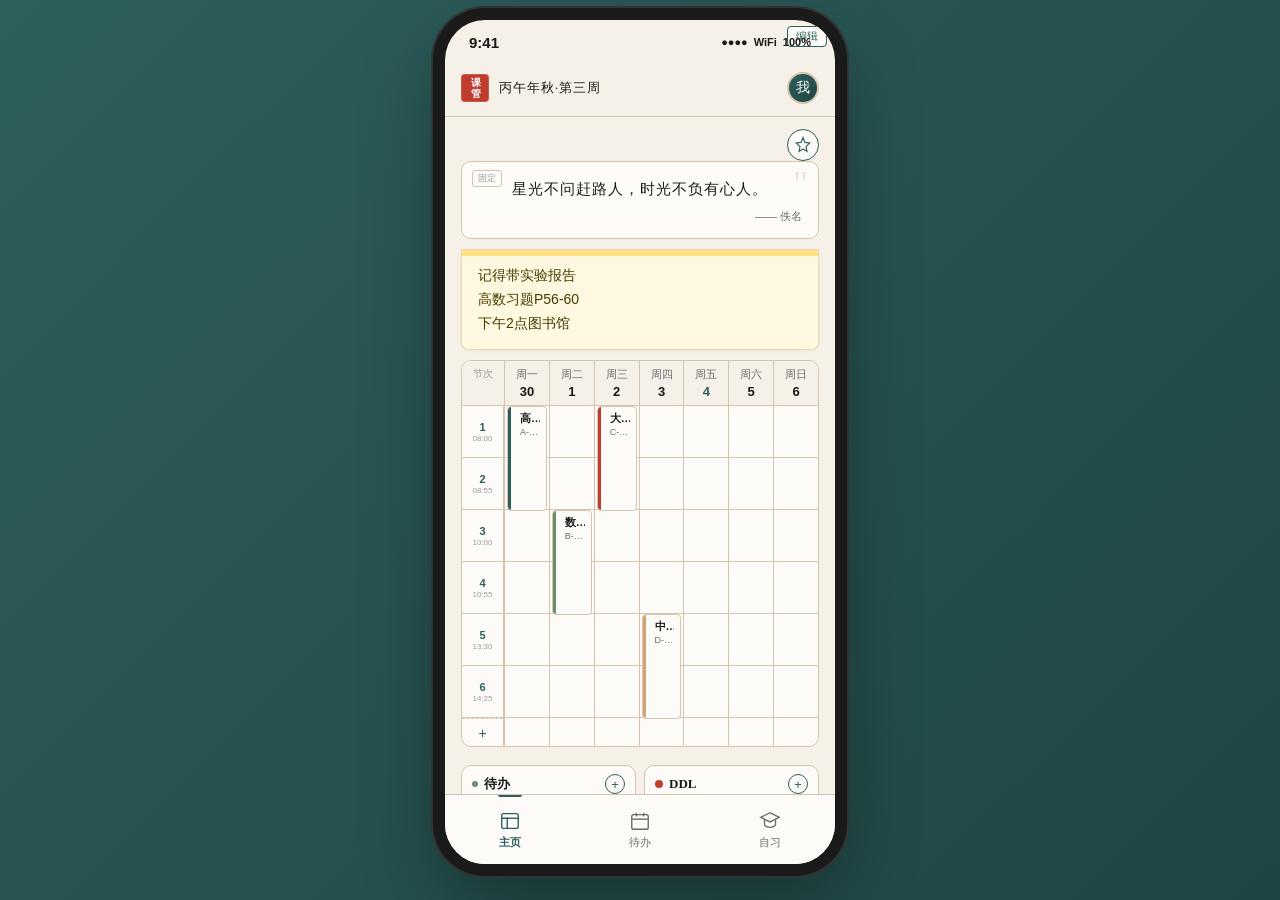
<file: prototype/v3.0prototype.html>
<!DOCTYPE html>
<html lang="zh-CN"><head>
<meta charset="UTF-8">
<meta name="viewport" content="width=device-width, initial-scale=1.0">
<title>StudyHub 课管助手 v3 · 国风版</title>
<style>
/* ========== 国风视觉系统 ========== */
:root {
  --paper: #F5F0E8;
  --card: #FDFBF7;
  --daiqing: #2D5F5D;
  --daiqing-light: #E0EDEB;
  --daiqing-dark: #1E4543;
  --zhusha: #C03C2F;
  --zhusha-light: #FBEAE7;
  --ink: #1A1A1A;
  --ink-gray: #6B6B6B;
  --ink-light: #9B9B9B;
  --tea-border: #D4C4B0;
  --zhuqing: #6B8E6B;
  --tenghuang: #D4A574;
  --radius: 10px;
  --font-title: "Songti SC", "SimSun", "Noto Serif SC", serif;
  --font-body: "PingFang SC", "Heiti SC", "Noto Sans SC", sans-serif;
}

.theme-moye {
  --paper: #1E1E2E;
  --card: #28283E;
  --daiqing: #4A4A6E;
  --daiqing-light: #2E2E48;
  --daiqing-dark: #3A3A56;
  --zhusha: #D05050;
  --zhusha-light: #3A2828;
  --ink: #E8E8F0;
  --ink-gray: #A0A0C0;
  --ink-light: #6B6B8A;
  --tea-border: #3A3A5C;
  --zhuqing: #8EAE8E;
  --tenghuang: #C4A474;
}
.theme-zhulin {
  --paper: #F0F5ED;
  --card: #FFFFFF;
  --daiqing: #6B8E6B;
  --daiqing-light: #E0EDE0;
  --daiqing-dark: #4A6E4A;
  --zhusha: #C03C2F;
  --zhusha-light: #FBEAE7;
  --ink: #1A1A1A;
  --ink-gray: #6B6B6B;
  --tea-border: #C4D4B0;
}
.theme-muxia {
  --paper: #FBF0EC;
  --card: #FFFFFF;
  --daiqing: #B5495B;
  --daiqing-light: #F5E0E4;
  --daiqing-dark: #8E3645;
  --zhusha: #C03C2F;
  --zhusha-light: #FBEAE7;
  --ink: #1A1A1A;
  --ink-gray: #6B6B6B;
  --tea-border: #D4B8B0;
}

* { margin:0; padding:0; box-sizing:border-box; }

body {
  font-family: var(--font-body);
  background: linear-gradient(135deg, #2D5F5D 0%, #1E4543 100%);
  min-height: 100vh;
  display: flex;
  justify-content: center;
  align-items: flex-start;
  padding: 20px 0;
}

/* 宣纸纹理 */
.paper-texture {
  background-image:
    radial-gradient(circle at 20% 30%, rgba(180,160,130,0.04) 0%, transparent 50%),
    radial-gradient(circle at 80% 70%, rgba(180,160,130,0.03) 0%, transparent 50%);
}

.phone-frame {
  width: 390px;
  height: 844px;
  background: var(--paper);
  border-radius: 40px;
  overflow: hidden;
  box-shadow: 0 0 0 12px #1a1a1a, 0 0 0 14px #333, 0 30px 80px rgba(0,0,0,0.4);
  position: relative;
  display: flex;
  flex-direction: column;
  transition: background .3s;
}

/* Status Bar */
.status-bar {
  height: 44px;
  display: flex; align-items: center; justify-content: space-between;
  padding: 0 24px; font-size: 14px; font-weight: 600; color: var(--ink);
  flex-shrink: 0; position: relative; z-index: 10;
}
.status-bar .time { font-size: 15px; font-weight: 600; }
.status-bar .icons { display: flex; gap: 6px; align-items: center; }

/* Content Scroll */
.content-scroll {
  flex: 1;
  overflow-y: auto;
  overflow-x: hidden;
  -webkit-overflow-scrolling: touch;
}
.content-scroll::-webkit-scrollbar { width: 0; }

/* Tab Content */
.tab-content { display: none; padding-bottom: 80px; }
.tab-content.active { display: block; }

/* ========== 印章头部 ========== */
.seal-header {
  display: flex; align-items: center; justify-content: space-between;
  padding: 8px 16px 12px;
  border-bottom: 1px solid var(--tea-border);
}
.seal-left { display: flex; align-items: center; gap: 10px; }
.seal-icon {
  width: 28px; height: 28px;
  background: var(--zhusha);
  border-radius: 4px;
  display: flex; align-items: center; justify-content: center;
  font-family: var(--font-title); font-size: 10px; color: #fff;
  font-weight: bold; line-height: 1.1; text-align: center;
  letter-spacing: -1px;
  box-shadow: inset 0 0 0 1px rgba(255,255,255,0.15);
}
.ganzhi-text {
  font-family: var(--font-title);
  font-size: 13px; color: var(--ink);
  letter-spacing: 1px;
}
.header-avatar {
  width: 32px; height: 32px; border-radius: 50%;
  background: linear-gradient(135deg, var(--daiqing), var(--daiqing-dark));
  border: 2px solid var(--tea-border);
  cursor: pointer; display: flex; align-items: center; justify-content: center;
  color: #fff; font-size: 14px;
}

/* ========== 星星按钮 ========== */
.star-section {
  position: relative;
  padding: 12px 16px 0;
  display: flex; justify-content: flex-end;
}
.star-btn {
  width: 32px; height: 32px;
  border: 1.5px solid var(--daiqing);
  border-radius: 50%;
  display: flex; align-items: center; justify-content: center;
  cursor: pointer; transition: all .2s;
  background: var(--card);
}
.star-btn:active { transform: scale(0.92); }
.star-btn svg { width: 18px; height: 18px; fill: none; stroke: var(--daiqing); stroke-width: 1.5; }

/* ========== 名言警句 ========== */
.quote-banner {
  margin: 0 16px;
  background: var(--card);
  border: 1px solid var(--tea-border);
  border-radius: var(--radius);
  padding: 14px 16px;
  position: relative;
  cursor: pointer;
  transition: transform .15s;
}
.quote-banner:active { transform: translateY(-1px); }
.quote-banner::before {
  content: '"';
  position: absolute; top: 4px; right: 10px;
  font-family: var(--font-title); font-size: 36px;
  color: var(--tea-border); opacity: 0.4;
  line-height: 1;
}
.quote-text {
  font-family: var(--font-title);
  font-size: 15px; color: var(--ink);
  text-align: center; line-height: 1.8;
  letter-spacing: 1px;
}
.quote-author {
  font-size: 11px; color: var(--ink-gray);
  text-align: right; margin-top: 6px;
}
.quote-mode-tag {
  position: absolute; top: 8px; left: 10px;
  font-size: 9px; color: var(--ink-light);
  border: 1px solid var(--tea-border);
  border-radius: 3px; padding: 1px 5px;
}

/* ========== 便签 ========== */
.sticky-note {
  margin: 10px 16px;
  background: #FFF8E1;
  border-radius: 2px 2px 8px 8px;
  padding: 14px 16px;
  min-height: 80px;
  position: relative;
  cursor: text;
  box-shadow: 0 1px 3px rgba(180,160,130,0.12);
  border: 1px solid #E8D8A8;
}
.sticky-note::before {
  content: '';
  position: absolute; top: 0; left: 0; right: 0; height: 6px;
  background: #FFE082;
  border-radius: 2px 2px 0 0;
}
.sticky-note-content {
  font-size: 14px; color: #4A3C00;
  line-height: 1.7; min-height: 50px;
  white-space: pre-wrap; word-break: break-word;
}
.sticky-note-content:empty::before {
  content: '点此书写...'; color: #B0A060;
}
.sticky-note-clear {
  position: absolute; top: 8px; right: 8px;
  width: 18px; height: 18px;
  border: none; background: none;
  color: #C0A040; font-size: 14px;
  cursor: pointer; opacity: 0; transition: opacity .2s;
}
.sticky-note:hover .sticky-note-clear { opacity: 1; }

/* ========== 周课表 ========== */
.week-schedule {
  margin: 10px 16px;
  background: var(--card);
  border: 1px solid var(--tea-border);
  border-radius: var(--radius);
  overflow: hidden;
}
.schedule-header-row {
  display: flex;
  border-bottom: 1px solid var(--tea-border);
  background: var(--paper);
}
.time-col-header {
  width: 42px; flex-shrink: 0;
  font-size: 10px; color: var(--ink-light);
  text-align: center; padding: 6px 0;
}
.day-col-header {
  flex: 1; text-align: center; padding: 6px 0;
  border-left: 1px solid var(--tea-border);
}
.day-col-header .day-name { font-size: 11px; color: var(--ink-gray); }
.day-col-header .day-date { font-size: 13px; color: var(--ink); font-weight: 600; margin-top: 2px; }
.day-col-header.today .day-date { color: var(--daiqing); }
.day-col-header .holiday-name { font-size: 8px; color: var(--zhusha); margin-top: 1px; }

.schedule-body-row {
  display: flex;
}
.time-col {
  width: 42px; flex-shrink: 0;
  border-right: 1px solid var(--tea-border);
}
.time-slot {
  height: 52px;
  display: flex; flex-direction: column;
  align-items: center; justify-content: center;
  border-bottom: 1px solid var(--tea-border);
  font-size: 9px; color: var(--ink-gray);
  cursor: pointer; position: relative;
}
.time-slot .section-num { font-size: 11px; color: var(--daiqing); font-weight: 600; }
.time-slot .section-time { font-size: 8px; color: var(--ink-light); margin-top: 1px; }
.time-slot .edit-time-btn { display: none; position: absolute; top: 1px; right: 1px; font-size: 8px; color: var(--daiqing); }
.time-col.editable .time-slot .edit-time-btn { display: block; }
.add-section-btn {
  height: 28px;
  display: flex; align-items: center; justify-content: center;
  font-size: 14px; color: var(--daiqing);
  cursor: pointer; border-top: 1px dashed var(--tea-border);
}

.day-cols { flex: 1; display: flex; }
.day-col {
  flex: 1; border-left: 1px solid var(--tea-border);
  position: relative;
}
.course-cell {
  height: 52px;
  border-bottom: 1px solid var(--tea-border);
  position: relative;
  cursor: pointer;
}
.course-card {
  position: absolute;
  left: 2px; right: 2px;
  background: var(--card);
  border: 1px solid var(--tea-border);
  border-radius: 4px;
  padding: 4px 6px 4px 8px;
  overflow: hidden;
  z-index: 2;
}
.course-card .color-bar {
  position: absolute; left: 0; top: 0; bottom: 0;
  width: 3px; border-radius: 4px 0 0 4px;
}
.course-card .course-name {
  font-size: 11px; font-weight: 600; color: var(--ink);
  white-space: nowrap; overflow: hidden; text-overflow: ellipsis;
  margin-left: 4px;
}
.course-card .course-loc {
  font-size: 9px; color: var(--ink-gray);
  margin-left: 4px; margin-top: 1px;
  white-space: nowrap; overflow: hidden; text-overflow: ellipsis;
}
.course-cell.holiday-cell { background: rgba(192,60,47,0.04); }
.course-cell.holiday-cell::after {
  content: '假'; position: absolute; top: 50%; left: 50%;
  transform: translate(-50%,-50%);
  font-size: 10px; color: var(--zhusha); opacity: 0.3;
}

.schedule-edit-btn {
  position: absolute; top: 6px; right: 8px;
  font-size: 11px; color: var(--daiqing);
  border: 1px solid var(--daiqing); border-radius: 4px;
  padding: 2px 8px; cursor: pointer; background: var(--card);
  z-index: 5;
}

/* ========== Todo/DDL双列 ========== */
.bottom-lists {
  display: flex; gap: 8px;
  padding: 8px 16px;
}
.mini-list {
  flex: 1;
  background: var(--card);
  border: 1px solid var(--tea-border);
  border-radius: var(--radius);
  overflow: hidden;
}
.mini-list-header {
  display: flex; align-items: center; justify-content: space-between;
  padding: 8px 10px;
  border-bottom: 1px solid var(--tea-border);
}
.mini-list-title {
  display: flex; align-items: center; gap: 6px;
  font-family: var(--font-title);
  font-size: 13px; color: var(--ink); font-weight: 600;
}
.dot { border-radius: 50%; display: inline-block; }
.dot.green { width: 6px; height: 6px; background: var(--zhuqing); }
.dot.red { width: 8px; height: 8px; background: var(--zhusha); }
.mini-list-add {
  width: 20px; height: 20px;
  border: 1px solid var(--daiqing); border-radius: 50%;
  background: none; color: var(--daiqing);
  font-size: 13px; cursor: pointer;
  display: flex; align-items: center; justify-content: center;
  line-height: 1;
}
.mini-items { padding: 4px 8px; }
.mini-item {
  display: flex; align-items: center; gap: 6px;
  padding: 5px 0;
  font-size: 12px; color: var(--ink);
  border-bottom: 1px solid rgba(212,196,176,0.3);
}
.mini-item:last-child { border-bottom: none; }
.mini-item .checkbox {
  font-size: 13px; cursor: pointer; color: var(--daiqing);
  user-select: none; flex-shrink: 0;
}
.mini-item.done .checkbox { color: var(--zhuqing); }
.mini-item.done .item-text { text-decoration: line-through; color: var(--ink-light); }
.mini-item .item-text { flex: 1; overflow: hidden; text-overflow: ellipsis; white-space: nowrap; }
.mini-item.ddl-urgent {
  background: var(--zhusha-light);
  border-left: 3px solid var(--zhusha);
  padding-left: 6px; margin-left: -6px;
  border-radius: 0 4px 4px 0;
}
.mini-item .ddl-date {
  font-size: 10px; color: var(--zhusha);
  background: var(--zhusha-light);
  padding: 1px 5px; border-radius: 3px;
  flex-shrink: 0;
}

/* ========== Tab Bar ========== */
.tab-bar {
  position: absolute; bottom: 0; left: 0; right: 0;
  height: 70px;
  background: var(--card);
  border-top: 1px solid var(--tea-border);
  display: flex;
  z-index: 100;
}
.tab-item {
  flex: 1;
  display: flex; flex-direction: column;
  align-items: center; justify-content: center;
  gap: 3px;
  cursor: pointer;
  transition: all .2s;
  position: relative;
}
.tab-item svg { width: 22px; height: 22px; fill: none; stroke: var(--ink-gray); stroke-width: 1.5; }
.tab-item.active svg { stroke: var(--daiqing); }
.tab-item .tab-label {
  font-family: var(--font-title);
  font-size: 11px; color: var(--ink-gray);
}
.tab-item.active .tab-label { color: var(--daiqing); font-weight: 600; }
.tab-item.active::before {
  content: ''; position: absolute; top: 0;
  width: 24px; height: 2px; background: var(--daiqing);
  border-radius: 0 0 2px 2px;
}

/* ========== 月历 ========== */
.cal-nav {
  display: flex; align-items: center; justify-content: space-between;
  padding: 12px 20px;
}
.cal-nav .cal-title {
  font-family: var(--font-title);
  font-size: 18px; color: var(--ink); font-weight: 600;
}
.cal-nav .cal-btns { display: flex; gap: 8px; }
.cal-nav button {
  border: 1px solid var(--tea-border);
  background: var(--card);
  border-radius: 6px;
  padding: 4px 10px; cursor: pointer;
  font-size: 12px; color: var(--ink);
}
.cal-nav button:active { background: var(--daiqing-light); }

.cal-grid {
  margin: 0 16px;
  background: var(--card);
  border: 1px solid var(--tea-border);
  border-radius: var(--radius);
  overflow: hidden;
}
.cal-weekdays {
  display: flex;
  border-bottom: 1px solid var(--tea-border);
  background: var(--paper);
}
.cal-weekdays div {
  flex: 1; text-align: center; padding: 6px 0;
  font-size: 11px; color: var(--ink-gray);
}
.cal-days { display: flex; flex-wrap: wrap; }
.cal-day {
  width: calc(100% / 7);
  aspect-ratio: 1;
  display: flex; flex-direction: column;
  align-items: center; justify-content: flex-start;
  padding: 4px 2px 2px;
  cursor: pointer; position: relative;
  border-right: 1px solid rgba(212,196,176,0.3);
  border-bottom: 1px solid rgba(212,196,176,0.3);
}
.cal-day:nth-child(7n) { border-right: none; }
.cal-day .day-num { font-size: 13px; color: var(--ink); font-weight: 500; }
.cal-day.other-month .day-num { color: var(--ink-light); }
.cal-day.today .day-num {
  background: var(--daiqing); color: #fff;
  border-radius: 50%; width: 22px; height: 22px;
  display: flex; align-items: center; justify-content: center;
}
.cal-day.selected .day-num {
  border: 1.5px solid var(--daiqing); border-radius: 50%;
  width: 22px; height: 22px;
  display: flex; align-items: center; justify-content: center;
}
.cal-day .cal-holiday { font-size: 7px; color: var(--zhusha); text-align: center; margin-top: 1px; }
.cal-day .cal-ddl-name {
  font-size: 7px; color: var(--zhusha);
  text-align: center; margin-top: 1px;
  max-width: 100%; overflow: hidden; text-overflow: ellipsis; white-space: nowrap;
}
.cal-day.today .cal-ddl-name { color: rgba(255,255,255,0.9); }
.cal-day .cal-dots {
  display: flex; gap: 3px; justify-content: center; margin-top: 2px;
}
.cal-day .cal-dots .dot { width: 4px; height: 4px; }
.cal-day .cal-dots .dot.green { background: var(--zhuqing); }
.cal-day .cal-dots .dot.red { background: var(--zhusha); width: 6px; height: 6px; }
.cal-day.today .cal-dots .dot { background: #fff; }

.cal-detail {
  margin: 10px 16px;
  background: var(--card);
  border: 1px solid var(--tea-border);
  border-radius: var(--radius);
  padding: 14px;
}
.cal-detail-title {
  font-family: var(--font-title);
  font-size: 15px; color: var(--ink); font-weight: 600;
  margin-bottom: 10px; text-align: center;
}
.detail-section { margin-bottom: 12px; }
.detail-section:last-child { margin-bottom: 0; }
.detail-section-title {
  display: flex; align-items: center; gap: 6px;
  font-size: 12px; color: var(--ink-gray); font-weight: 600;
  margin-bottom: 6px;
}
.detail-item {
  display: flex; align-items: center; gap: 6px;
  padding: 4px 0; font-size: 12px; color: var(--ink);
}
.detail-item .checkbox { font-size: 13px; cursor: pointer; color: var(--daiqing); }
.detail-item.done .checkbox { color: var(--zhuqing); }
.detail-item.done .item-text { text-decoration: line-through; color: var(--ink-light); }
.detail-empty { font-size: 12px; color: var(--ink-light); text-align: center; padding: 8px; }

/* ========== 自习页 ========== */
.theme-switcher {
  display: flex; justify-content: center; gap: 12px;
  padding: 12px 16px;
}
.theme-circle {
  width: 32px; height: 32px; border-radius: 50%;
  cursor: pointer; border: 2px solid transparent;
  transition: all .2s;
}
.theme-circle.active { border-color: var(--daiqing); box-shadow: 0 0 0 2px var(--card), 0 0 0 4px var(--daiqing); }
.theme-circle[data-theme="default"] { background: #2D5F5D; }
.theme-circle[data-theme="moye"] { background: #4A4A6E; }
.theme-circle[data-theme="zhulin"] { background: #6B8E6B; }
.theme-circle[data-theme="muxia"] { background: #B5495B; }

/* 番茄钟 */
.pomodoro-component {
  margin: 8px 16px;
  background: var(--card);
  border: 1px solid var(--tea-border);
  border-radius: var(--radius);
  overflow: hidden;
}
.pomodoro-header {
  display: flex; align-items: center; justify-content: space-between;
  padding: 10px 14px;
  border-bottom: 1px solid var(--tea-border);
}
.pomodoro-title {
  font-family: var(--font-title);
  font-size: 14px; color: var(--ink); font-weight: 600;
}
.pomodoro-actions { display: flex; gap: 8px; }
.pomodoro-record-btn {
  font-size: 11px; color: var(--daiqing);
  border: 1px solid var(--daiqing); border-radius: 4px;
  padding: 2px 8px; cursor: pointer; background: var(--card);
}
.pomodoro-add-btn {
  width: 22px; height: 22px;
  border: 1px solid var(--daiqing); border-radius: 50%;
  background: none; color: var(--daiqing);
  font-size: 14px; cursor: pointer; line-height: 1;
  display: flex; align-items: center; justify-content: center;
}

.pomodoro-slider {
  display: flex; gap: 6px;
  padding: 10px 8px;
  overflow-x: auto;
  scroll-snap-type: x mandatory;
  -webkit-overflow-scrolling: touch;
}
.pomodoro-slider::-webkit-scrollbar { display: none; }
.pomo-card {
  min-width: 48px; height: 48px;
  border: 1px solid var(--tea-border);
  border-radius: 6px;
  display: flex; flex-direction: column;
  align-items: center; justify-content: center;
  cursor: pointer; scroll-snap-align: start;
  background: var(--card); position: relative;
  overflow: hidden; flex-shrink: 0;
  transition: all .2s;
}
.pomo-card.selected {
  border: 2px solid var(--daiqing);
  transform: scale(1.05);
}
.pomo-card .color-bar { position: absolute; left: 0; top: 0; bottom: 0; width: 3px; }
.pomo-card .pomo-name { font-size: 8px; color: var(--ink); font-weight: 600; margin-left: 3px; }
.pomo-card .pomo-duration { font-size: 10px; color: var(--ink-gray); margin-left: 3px; }
.pomo-card.has-bg { background-size: cover; background-position: center; }
.pomo-card.has-bg .pomo-name, .pomo-card.has-bg .pomo-duration { color: #fff; position: relative; z-index: 2; }
.pomo-card.has-bg::after {
  content: ''; position: absolute; inset: 0;
  background: rgba(0,0,0,0.35);
}

.pomodoro-timer {
  text-align: center; padding: 16px;
}
.timer-display {
  font-family: var(--font-title);
  font-size: 48px; font-weight: 300;
  color: var(--daiqing); line-height: 1;
  position: relative;
}
.timer-name {
  font-size: 12px; color: var(--ink-gray); margin-top: 6px;
}
.timer-progress {
  width: 180px; height: 180px;
  margin: 10px auto;
  position: relative;
}
.timer-progress svg { width: 100%; height: 100%; transform: rotate(-90deg); }
.timer-progress .track { fill: none; stroke: var(--tea-border); stroke-width: 3; }
.timer-progress .fill { fill: none; stroke: var(--daiqing); stroke-width: 3; stroke-linecap: round; transition: stroke-dashoffset .5s; }
.timer-center {
  position: absolute; inset: 0;
  display: flex; flex-direction: column;
  align-items: center; justify-content: center;
}

.pomodoro-controls {
  display: flex; justify-content: center; gap: 20px;
  padding: 0 0 16px;
}
.pomo-btn {
  width: 44px; height: 44px; border-radius: 50%;
  border: 1px solid var(--tea-border);
  background: var(--card); cursor: pointer;
  display: flex; align-items: center; justify-content: center;
  font-size: 18px; color: var(--ink-gray);
}
.pomo-btn.primary {
  width: 52px; height: 52px;
  background: var(--daiqing); color: #fff; border-color: var(--daiqing);
}

/* 线上自习室 */
.study-room-section {
  margin: 8px 16px;
  background: var(--card);
  border: 1px solid var(--tea-border);
  border-radius: var(--radius);
  overflow: hidden;
}
.sr-header {
  display: flex; align-items: center; justify-content: space-between;
  padding: 10px 14px;
  border-bottom: 1px solid var(--tea-border);
}
.sr-title-area { display: flex; align-items: center; gap: 8px; }
.sr-title { font-family: var(--font-title); font-size: 14px; color: var(--ink); font-weight: 600; }
.sr-online-tag {
  font-size: 9px; color: var(--zhuqing);
  border: 1px solid var(--zhuqing); border-radius: 3px;
  padding: 0 4px;
}
.sr-tabs { display: flex; padding: 0 14px; border-bottom: 1px solid var(--tea-border); }
.sr-tab {
  padding: 8px 16px; font-size: 12px; color: var(--ink-gray);
  cursor: pointer; position: relative;
}
.sr-tab.active { color: var(--daiqing); font-weight: 600; }
.sr-tab.active::after {
  content: ''; position: absolute; bottom: -1px; left: 0; right: 0;
  height: 2px; background: var(--daiqing);
}
.sr-list { padding: 6px 0; }
.sr-item {
  display: flex; align-items: center; gap: 10px;
  padding: 8px 14px; cursor: pointer;
  border-bottom: 1px solid rgba(212,196,176,0.3);
}
.sr-item:last-child { border-bottom: none; }
.sr-avatar {
  width: 40px; height: 40px; border-radius: 8px;
  display: flex; align-items: center; justify-content: center;
  font-size: 18px; flex-shrink: 0;
}
.sr-info { flex: 1; }
.sr-name { font-size: 13px; color: var(--ink); font-weight: 600; }
.sr-status { font-size: 10px; color: var(--ink-gray); margin-top: 2px; }
.sr-count { font-size: 12px; color: var(--daiqing); }

/* ========== 弹窗系统 ========== */
.overlay {
  position: fixed; inset: 0;
  background: rgba(0,0,0,0.4);
  z-index: 200;
  display: none;
  align-items: flex-end; justify-content: center;
}
.overlay.show { display: flex; }
.bottom-sheet {
  width: 390px;
  background: var(--card);
  border-radius: 16px 16px 0 0;
  padding: 20px;
  max-height: 80%;
  overflow-y: auto;
  animation: slideUp .25s ease;
}
@keyframes slideUp { from { transform: translateY(100%); } to { transform: translateY(0); } }

.sheet-title {
  font-family: var(--font-title);
  font-size: 16px; color: var(--ink); font-weight: 600;
  text-align: center; margin-bottom: 14px;
}
.sheet-row { margin-bottom: 12px; }
.sheet-label { font-size: 12px; color: var(--ink-gray); margin-bottom: 4px; }
.sheet-input {
  width: 100%; padding: 10px 12px;
  border: 1px solid var(--tea-border);
  border-radius: 6px; background: var(--paper);
  font-size: 14px; color: var(--ink);
  font-family: var(--font-body);
}
.sheet-input:focus { outline: none; border-color: var(--daiqing); }
.sheet-btn-row { display: flex; gap: 10px; margin-top: 14px; }
.sheet-btn {
  flex: 1; padding: 10px;
  border: 1px solid var(--tea-border);
  border-radius: 6px; background: var(--card);
  font-size: 14px; color: var(--ink); cursor: pointer;
}
.sheet-btn.primary {
  background: var(--daiqing); color: #fff;
  border-color: var(--daiqing);
}
.sheet-btn.danger {
  color: var(--zhusha); border-color: var(--zhusha);
}

.segment-control {
  display: flex; background: var(--paper);
  border-radius: 6px; padding: 2px; margin-bottom: 12px;
}
.segment-item {
  flex: 1; text-align: center; padding: 6px;
  font-size: 12px; color: var(--ink-gray);
  border-radius: 4px; cursor: pointer; transition: all .2s;
}
.segment-item.active {
  background: var(--card); color: var(--daiqing); font-weight: 600;
  box-shadow: 0 1px 3px rgba(0,0,0,0.05);
}

/* ========== 自习室详情页 ========== */
.room-page {
  position: absolute; inset: 0;
  background: var(--paper);
  z-index: 150;
  display: none; flex-direction: column;
  animation: fadeIn .2s ease;
}
.room-page.show { display: flex; }
@keyframes fadeIn { from { opacity: 0; } to { opacity: 1; } }

.room-nav {
  display: flex; align-items: center; gap: 8px;
  padding: 10px 16px;
  border-bottom: 1px solid var(--tea-border);
  background: var(--card);
}
.room-back { font-size: 20px; color: var(--daiqing); cursor: pointer; }
.room-name { font-family: var(--font-title); font-size: 15px; font-weight: 600; flex: 1; }
.room-online { font-size: 12px; color: var(--ink-gray); }
.room-settings { font-size: 16px; color: var(--ink-gray); cursor: pointer; }

.room-members {
  display: flex; gap: 10px;
  padding: 12px 16px;
  overflow-x: auto;
  border-bottom: 1px solid var(--tea-border);
}
.room-members::-webkit-scrollbar { display: none; }
.member-item {
  display: flex; flex-direction: column;
  align-items: center; gap: 2px;
  flex-shrink: 0; width: 50px;
}
.member-avatar {
  width: 36px; height: 36px; border-radius: 50%;
  background: var(--daiqing);
  display: flex; align-items: center; justify-content: center;
  color: #fff; font-size: 14px; position: relative;
  border: 2px solid transparent;
}
.member-avatar.me { border-color: var(--daiqing); }
.member-avatar.owner::after {
  content: '👑'; position: absolute; top: -6px; right: -4px;
  font-size: 10px;
}
.member-avatar.online::before {
  content: ''; position: absolute; bottom: 0; right: 0;
  width: 8px; height: 8px; background: var(--zhuqing);
  border-radius: 50%; border: 1.5px solid var(--card);
}
.member-name { font-size: 9px; color: var(--ink-gray); }
.member-id { font-size: 8px; color: var(--ink-light); }

/* BGM Bar */
.bgm-bar {
  display: flex; align-items: center; gap: 8px;
  padding: 8px 16px;
  background: var(--card);
  border-bottom: 1px solid var(--tea-border);
  cursor: pointer;
}
.bgm-icon { font-size: 16px; }
.bgm-info { flex: 1; font-size: 11px; color: var(--ink-gray); }
.bgm-info .bgm-song { color: var(--ink); font-weight: 500; }
.bgm-play-btn {
  width: 28px; height: 28px; border-radius: 50%;
  border: 1px solid var(--daiqing);
  background: var(--card); color: var(--daiqing);
  display: flex; align-items: center; justify-content: center;
  font-size: 12px; cursor: pointer;
}

/* Room Pomodoro */
.room-pomodoro {
  display: flex; align-items: center; gap: 10px;
  padding: 8px 16px;
  background: var(--daiqing-light);
  border-bottom: 1px solid var(--tea-border);
  cursor: pointer;
}
.room-pomo-name { font-size: 12px; color: var(--daiqing); font-weight: 600; }
.room-pomo-timer { font-family: var(--font-title); font-size: 18px; color: var(--daiqing); font-weight: 600; }
.room-pomo-btn {
  width: 28px; height: 28px; border-radius: 50%;
  background: var(--daiqing); color: #fff;
  border: none; font-size: 12px; cursor: pointer;
  display: flex; align-items: center; justify-content: center;
}

/* Chat Area */
.room-chat {
  flex: 1; overflow-y: auto;
  padding: 12px 16px;
  display: flex; flex-direction: column; gap: 8px;
}
.chat-msg { display: flex; gap: 6px; max-width: 75%; }
.chat-msg.me { align-self: flex-end; flex-direction: row-reverse; }
.chat-avatar {
  width: 28px; height: 28px; border-radius: 50%;
  background: var(--daiqing); flex-shrink: 0;
  display: flex; align-items: center; justify-content: center;
  color: #fff; font-size: 11px;
}
.chat-bubble {
  background: var(--card); border: 1px solid var(--tea-border);
  border-radius: 10px; padding: 6px 10px;
  font-size: 12px; color: var(--ink); line-height: 1.5;
}
.chat-msg.me .chat-bubble {
  background: var(--daiqing); color: #fff; border-color: var(--daiqing);
}
.chat-time { font-size: 8px; color: var(--ink-light); margin-top: 2px; }
.chat-system {
  align-self: center; font-size: 10px; color: var(--ink-light);
  padding: 2px 8px;
}

.chat-expand-banner {
  background: #FFF8E1;
  border: 1px solid #E8D8A8;
  border-radius: 6px;
  padding: 6px 12px;
  text-align: center;
  font-size: 11px; color: #8B6914;
  cursor: pointer; margin: 4px 0;
}
.chat-expand-banner.active {
  background: var(--daiqing-light); border-color: var(--daiqing);
  color: var(--daiqing);
}

.room-input {
  display: flex; gap: 8px;
  padding: 8px 16px;
  border-top: 1px solid var(--tea-border);
  background: var(--card);
}
.room-input input {
  flex: 1; border: 1px solid var(--tea-border);
  border-radius: 18px; padding: 8px 14px;
  font-size: 13px; background: var(--paper); color: var(--ink);
}
.room-input input:focus { outline: none; border-color: var(--daiqing); }
.room-input button {
  width: 36px; height: 36px; border-radius: 50%;
  background: var(--daiqing); border: none; color: #fff;
  font-size: 14px; cursor: pointer;
}

/* ========== 学期规划页 ========== */
.plan-page {
  position: absolute; inset: 0;
  background: var(--paper);
  z-index: 150;
  display: none; flex-direction: column;
  animation: slideInRight .25s ease;
}
.plan-page.show { display: flex; }
@keyframes slideInRight { from { transform: translateX(100%); } to { transform: translateX(0); } }
.plan-nav {
  display: flex; align-items: center; gap: 8px;
  padding: 10px 16px; border-bottom: 1px solid var(--tea-border);
  background: var(--card);
}
.plan-back { font-size: 20px; color: var(--daiqing); cursor: pointer; }
.plan-title { font-family: var(--font-title); font-size: 16px; font-weight: 600; }
.plan-content-area {
  flex: 1; padding: 20px;
  display: flex; flex-direction: column;
}
.plan-content-area textarea {
  flex: 1; border: 1px solid var(--tea-border);
  border-radius: var(--radius); padding: 16px;
  font-size: 15px; color: var(--ink); line-height: 2;
  font-family: var(--font-body); background: var(--card);
  resize: none;
}
.plan-content-area textarea:focus { outline: none; border-color: var(--daiqing); }
.plan-hint { font-size: 12px; color: var(--ink-light); margin-top: 8px; text-align: center; }

/* ========== 专注记录页 ========== */
.record-page {
  position: absolute; inset: 0;
  background: var(--paper);
  z-index: 150;
  display: none; flex-direction: column;
}
.record-page.show { display: flex; }
.record-nav {
  display: flex; align-items: center; gap: 8px;
  padding: 10px 16px; border-bottom: 1px solid var(--tea-border);
  background: var(--card);
}
.record-back { font-size: 20px; color: var(--daiqing); cursor: pointer; }
.record-title { font-family: var(--font-title); font-size: 16px; font-weight: 600; }
.record-summary {
  display: flex; padding: 14px 16px; gap: 10px;
  background: var(--card); border-bottom: 1px solid var(--tea-border);
}
.record-stat {
  flex: 1; text-align: center;
  border: 1px solid var(--tea-border); border-radius: 8px;
  padding: 10px;
}
.record-stat .stat-num { font-family: var(--font-title); font-size: 22px; color: var(--daiqing); font-weight: 600; }
.record-stat .stat-label { font-size: 10px; color: var(--ink-gray); margin-top: 2px; }
.record-list { flex: 1; overflow-y: auto; padding: 8px 16px; }
.record-item {
  display: flex; align-items: center; gap: 10px;
  padding: 10px; margin-bottom: 6px;
  background: var(--card); border: 1px solid var(--tea-border);
  border-radius: 8px;
}
.record-item .ri-left { flex: 1; }
.record-item .ri-name { font-size: 13px; color: var(--ink); font-weight: 600; }
.record-item .ri-meta { font-size: 10px; color: var(--ink-gray); margin-top: 2px; }
.record-item .ri-duration {
  font-family: var(--font-title); font-size: 16px;
  color: var(--daiqing); font-weight: 600;
}
.record-item .ri-tag {
  font-size: 9px; padding: 1px 5px; border-radius: 3px;
  background: var(--daiqing-light); color: var(--daiqing);
}

/* ========== 学期总结页 ========== */
.semester-summary {
  position: absolute; inset: 0;
  background: var(--paper);
  z-index: 300;
  display: none; flex-direction: column;
  align-items: center; justify-content: center;
  cursor: pointer;
}
.semester-summary.show { display: flex; }
.summary-text {
  font-family: var(--font-title);
  font-size: 22px; color: var(--ink);
  text-align: center; line-height: 2;
  padding: 0 40px;
  animation: fadeIn .5s ease;
  max-width: 320px;
}
.summary-hint {
  position: absolute; bottom: 60px;
  font-size: 12px; color: var(--ink-light);
  animation: pulse 2s ease-in-out infinite;
}
@keyframes pulse { 0%,100% { opacity: 0.4; } 50% { opacity: 1; } }
.summary-seal {
  width: 60px; height: 60px;
  background: var(--zhusha); border-radius: 6px;
  display: flex; align-items: center; justify-content: center;
  font-family: var(--font-title); font-size: 20px; color: #fff;
  font-weight: bold; margin-top: 20px;
  animation: stampIn .4s ease;
}
@keyframes stampIn { 0% { transform: scale(2) rotate(-20deg); opacity: 0; } 100% { transform: scale(1) rotate(0); opacity: 1; } }

/* ========== 小组件编辑 ========== */
.widget-edit-overlay {
  position: absolute; inset: 0;
  background: rgba(0,0,0,0.3);
  z-index: 90; display: none;
}
.widget-edit-overlay.show { display: block; }
.widget-editing .widget-moveable {
  animation: wiggle 0.3s ease-in-out infinite;
  position: relative;
}
@keyframes wiggle {
  0%,100% { transform: rotate(-0.5deg); }
  50% { transform: rotate(0.5deg); }
}
.widget-drag-handle {
  position: absolute; top: -4px; right: -4px;
  width: 20px; height: 20px; border-radius: 50%;
  background: var(--daiqing); color: #fff;
  font-size: 10px; cursor: grab;
  display: none; align-items: center; justify-content: center;
  z-index: 10;
}
.widget-editing .widget-drag-handle { display: flex; }
.widget-delete-btn {
  position: absolute; top: -6px; left: -6px;
  width: 18px; height: 18px; border-radius: 50%;
  background: var(--zhusha); color: #fff;
  font-size: 11px; cursor: pointer;
  display: none; align-items: center; justify-content: center;
  z-index: 10; border: none;
}
.widget-editing .widget-delete-btn { display: flex; }

.widget-add-bar {
  position: absolute; bottom: 80px; left: 16px; right: 16px;
  background: var(--card); border: 1px solid var(--tea-border);
  border-radius: 10px; padding: 10px;
  display: none; z-index: 95;
}
.widget-add-bar.show { display: block; }
.widget-add-bar-title { font-size: 12px; color: var(--ink-gray); margin-bottom: 8px; }
.widget-add-options { display: flex; gap: 8px; overflow-x: auto; }
.widget-add-option {
  flex-shrink: 0; padding: 8px 12px;
  border: 1px solid var(--tea-border); border-radius: 6px;
  font-size: 11px; color: var(--ink); cursor: pointer;
  background: var(--paper); text-align: center;
}
.widget-add-option:active { background: var(--daiqing-light); }

/* 装饰组件 */
.deco-bamboo {
  position: absolute; opacity: 0.15;
  pointer-events: none; z-index: 1;
  font-size: 60px;
}
.deco-seal {
  display: inline-block;
  background: var(--zhusha); color: #fff;
  font-family: var(--font-title); font-size: 11px;
  padding: 4px 8px; border-radius: 3px;
  font-weight: bold; letter-spacing: 2px;
  transform: rotate(-5deg);
}
.deco-signature {
  writing-mode: vertical-rl;
  font-family: var(--font-title);
  font-size: 11px; color: var(--ink-light);
  letter-spacing: 2px;
}
.deco-jieqi {
  border: 1px solid var(--tea-border);
  border-radius: 6px; padding: 6px 10px;
  font-size: 11px; color: var(--ink-gray);
  text-align: center;
}
.deco-jieqi .jieqi-name { font-family: var(--font-title); font-size: 13px; color: var(--daiqing); font-weight: 600; }

/* ========== 我的页 ========== */
.profile-page {
  position: absolute; inset: 0;
  background: var(--paper);
  z-index: 150;
  display: none; flex-direction: column;
  animation: slideInRight .25s ease;
}
.profile-page.show { display: flex; }
.profile-nav {
  display: flex; align-items: center; gap: 8px;
  padding: 10px 16px; border-bottom: 1px solid var(--tea-border);
  background: var(--card);
}
.profile-back { font-size: 20px; color: var(--daiqing); cursor: pointer; }
.profile-title { font-family: var(--font-title); font-size: 16px; font-weight: 600; }
.profile-scroll { flex: 1; overflow-y: auto; padding: 12px 16px 80px; }

.profile-card {
  background: var(--card); border: 1px solid var(--tea-border);
  border-radius: var(--radius); padding: 16px;
  display: flex; align-items: center; gap: 14px;
  margin-bottom: 10px;
}
.profile-avatar {
  width: 56px; height: 56px; border-radius: 50%;
  background: linear-gradient(135deg, var(--daiqing), var(--daiqing-dark));
  display: flex; align-items: center; justify-content: center;
  color: #fff; font-size: 22px;
  border: 2px solid var(--tea-border);
}
.profile-info .pi-name { font-family: var(--font-title); font-size: 17px; font-weight: 600; color: var(--ink); }
.profile-info .pi-id { font-size: 11px; color: var(--ink-gray); margin-top: 2px; }

.settings-group {
  background: var(--card); border: 1px solid var(--tea-border);
  border-radius: var(--radius); overflow: hidden;
  margin-bottom: 10px;
}
.settings-group-title {
  font-size: 12px; color: var(--ink-gray);
  padding: 8px 14px 4px;
}
.settings-item {
  display: flex; align-items: center; justify-content: space-between;
  padding: 12px 14px;
  border-bottom: 1px solid rgba(212,196,176,0.3);
  cursor: pointer; font-size: 14px; color: var(--ink);
}
.settings-item:last-child { border-bottom: none; }
.settings-item:active { background: var(--paper); }
.settings-item .si-arrow { color: var(--ink-light); font-size: 14px; }
.settings-item .si-value { font-size: 12px; color: var(--ink-gray); }
.settings-switch {
  width: 40px; height: 22px; border-radius: 11px;
  background: var(--tea-border); position: relative;
  cursor: pointer; transition: background .2s;
}
.settings-switch.on { background: var(--daiqing); }
.settings-switch::after {
  content: ''; position: absolute; top: 2px; left: 2px;
  width: 18px; height: 18px; border-radius: 50%;
  background: #fff; transition: left .2s;
}
.settings-switch.on::after { left: 20px; }

/* 名言便签库 */
.quote-note-item {
  background: var(--card); border: 1px solid var(--tea-border);
  border-radius: 8px; padding: 12px; margin-bottom: 8px;
  position: relative;
}
.quote-note-item .qn-content {
  font-family: var(--font-title); font-size: 14px; color: var(--ink);
  line-height: 1.7;
}
.quote-note-item .qn-source {
  font-size: 11px; color: var(--ink-gray); margin-top: 4px;
}
.quote-note-item .qn-tag {
  display: inline-block; font-size: 10px;
  background: var(--daiqing-light); color: var(--daiqing);
  padding: 1px 6px; border-radius: 3px; margin-top: 4px;
}

.empty-state {
  text-align: center; padding: 40px 20px;
  color: var(--ink-light); font-size: 13px;
}

</style>
</head>
<body>

<div class="phone-frame paper-texture" id="phoneFrame">

  <!-- Status Bar -->
  <div class="status-bar">
    <span class="time">9:41</span>
    <div class="icons">
      <span style="font-size:11px;">●●●●</span>
      <span style="font-size:11px;">WiFi</span>
      <span style="font-size:11px;">100%</span>
    </div>
  </div>

  <!-- Content -->
  <div class="content-scroll">

    <!-- ========== 主页 Tab ========== -->
    <div class="tab-content active" id="tab-home">
      <!-- 印章头部 -->
      <div class="seal-header">
        <div class="seal-left">
          <div class="seal-icon">课<br>管</div>
          <span class="ganzhi-text" id="ganzhiText">庚寅年秋·第三周</span>
        </div>
        <div class="header-avatar" onclick="openProfile()">我</div>
      </div>

      <!-- 星星按钮 -->
      <div class="star-section">
        <div class="star-btn" onclick="openPlan()">
          <svg viewBox="0 0 24 24"><path d="M12 2L14.5 8.5L21 9.3L16 14.1L17.3 20.5L12 17.2L6.7 20.5L8 14.1L3 9.3L9.5 8.5Z"></path></svg>
        </div>
      </div>

      <!-- 名言警句 -->
      <div class="quote-banner widget-moveable" id="quoteBanner" onclick="openQuotePanel()">
        <span class="quote-mode-tag" id="quoteModeTag">固定</span>
        <div class="quote-text" id="quoteText">星光不问赶路人，时光不负有心人。</div>
        <div class="quote-author" id="quoteAuthor">—— 佚名</div>
        <div class="widget-drag-handle">≡</div>
      </div>

      <!-- 便签 -->
      <div class="sticky-note widget-moveable" id="stickyNote" onclick="editStickyNote(event)">
        <button class="sticky-note-clear" onclick="clearStickyNote(event)">×</button>
        <div class="sticky-note-content" id="stickyContent" contenteditable="false"></div>
        <div class="widget-drag-handle">≡</div>
      </div>

      <!-- 周课表 -->
      <div class="week-schedule widget-moveable" id="weekSchedule">
        <button class="schedule-edit-btn" id="editScheduleBtn" onclick="toggleScheduleEdit()">编辑</button>
        <div class="schedule-header-row" id="scheduleHeaderRow"></div>
        <div class="schedule-body-row" id="scheduleBodyRow"></div>
        <div class="widget-drag-handle">≡</div>
      </div>

      <!-- Todo/DDL 双列 -->
      <div class="bottom-lists widget-moveable" id="bottomLists">
        <div class="mini-list">
          <div class="mini-list-header">
            <div class="mini-list-title"><span class="dot green"></span>待办</div>
            <button class="mini-list-add" onclick="showAddTodoModal()">+</button>
          </div>
          <div class="mini-items" id="miniTodoList"></div>
        </div>
        <div class="mini-list">
          <div class="mini-list-header">
            <div class="mini-list-title"><span class="dot red"></span>DDL</div>
            <button class="mini-list-add" onclick="showAddDdlModal()">+</button>
          </div>
          <div class="mini-items" id="miniDdlList"></div>
        </div>
        <div class="widget-drag-handle">≡</div>
      </div>
    </div>

    <!-- ========== 待办 Tab (月历) ========== -->
    <div class="tab-content" id="tab-todo">
      <div class="seal-header">
        <div class="seal-left">
          <div class="seal-icon">课<br>管</div>
          <span class="ganzhi-text">待办 · 月历</span>
        </div>
      </div>
      <div class="cal-nav">
        <div class="cal-title" id="calTitle">2026年8月</div>
        <div class="cal-btns">
          <button onclick="changeMonth(-1)">‹</button>
          <button onclick="goToday()">今日</button>
          <button onclick="changeMonth(1)">›</button>
        </div>
      </div>
      <div class="cal-grid">
        <div class="cal-weekdays">
          <div>日</div><div>一</div><div>二</div><div>三</div><div>四</div><div>五</div><div>六</div>
        </div>
        <div class="cal-days" id="calDays"></div>
      </div>
      <div class="cal-detail" id="calDetail">
        <div class="cal-detail-title" id="calDetailTitle">8月23日 周日</div>
        <div class="detail-section">
          <div class="detail-section-title"><span class="dot green"></span>待办事项 (0)</div>
          <div class="detail-empty">暂无待办</div>
        </div>
        <div class="detail-section">
          <div class="detail-section-title"><span class="dot red"></span>Deadline (0)</div>
          <div class="detail-empty">暂无Deadline</div>
        </div>
      </div>
    </div>

    <!-- ========== 自习 Tab ========== -->
    <div class="tab-content" id="tab-study">
      <div class="seal-header">
        <div class="seal-left">
          <div class="seal-icon">课<br>管</div>
          <span class="ganzhi-text">自习 · 专注</span>
        </div>
        <div class="header-avatar" onclick="openProfile()">我</div>
      </div>

      <!-- 主题切换 -->
      <div class="theme-switcher">
        <div class="theme-circle active" data-theme="default" onclick="switchTheme('default','')" title="黛青默认"></div>
        <div class="theme-circle" data-theme="moye" onclick="switchTheme('moye','theme-moye')" title="墨夜"></div>
        <div class="theme-circle" data-theme="zhulin" onclick="switchTheme('zhulin','theme-zhulin')" title="竹林"></div>
        <div class="theme-circle" data-theme="muxia" onclick="switchTheme('muxia','theme-muxia')" title="暮霞"></div>
      </div>

      <!-- 番茄钟组件 -->
      <div class="pomodoro-component widget-moveable">
        <div class="pomodoro-header">
          <div class="pomodoro-title">番茄钟</div>
          <div class="pomodoro-actions">
            <button class="pomodoro-record-btn" onclick="openRecordPage()">记录</button>
            <button class="pomodoro-add-btn" onclick="showCreatePomoModal()">+</button>
          </div>
        </div>
        <div class="pomodoro-slider" id="pomoSlider"></div>
        <div class="pomodoro-timer">
          <div class="timer-progress">
            <svg viewBox="0 0 100 100">
              <circle class="track" cx="50" cy="50" r="45"></circle>
              <circle class="fill" id="timerCircle" cx="50" cy="50" r="45" stroke-dasharray="282.7" stroke-dashoffset="0"></circle>
            </svg>
            <div class="timer-center">
              <div class="timer-display" id="timerDisplay">25:00</div>
              <div class="timer-name" id="timerName">专注准备中</div>
            </div>
          </div>
        </div>
        <div class="pomodoro-controls">
          <button class="pomo-btn" onclick="resetTimer()">↺</button>
          <button class="pomo-btn primary" id="startBtn" onclick="toggleTimer()">▶</button>
        </div>
        <div class="widget-drag-handle">≡</div>
      </div>

      <!-- 线上自习室 -->
      <div class="study-room-section widget-moveable">
        <div class="sr-header">
          <div class="sr-title-area">
            <span class="sr-title">线上自习室</span>
            <span class="sr-online-tag">ONLINE</span>
          </div>
          <button class="pomodoro-add-btn" onclick="showRoomCreateModal()">+</button>
        </div>
        <div class="sr-tabs">
          <div class="sr-tab active" onclick="switchRoomTab(this,'mine')">我的</div>
          <div class="sr-tab" onclick="switchRoomTab(this,'all')">全部</div>
        </div>
        <div class="sr-list" id="roomList"></div>
        <div class="widget-drag-handle">≡</div>
      </div>
    </div>

  </div>

  <!-- Tab Bar -->
  <div class="tab-bar">
    <div class="tab-item active" onclick="switchTab('home')">
      <svg viewBox="0 0 24 24"><rect x="3" y="4" width="18" height="16" rx="2"></rect><line x1="3" y1="9" x2="21" y2="9"></line><line x1="9" y1="9" x2="9" y2="20"></line></svg>
      <span class="tab-label">主页</span>
    </div>
    <div class="tab-item" onclick="switchTab('todo')">
      <svg viewBox="0 0 24 24"><rect x="3" y="5" width="18" height="16" rx="2"></rect><line x1="3" y1="10" x2="21" y2="10"></line><line x1="8" y1="3" x2="8" y2="7"></line><line x1="16" y1="3" x2="16" y2="7"></line></svg>
      <span class="tab-label">待办</span>
    </div>
    <div class="tab-item" onclick="switchTab('study')">
      <svg viewBox="0 0 24 24"><path d="M12 3L2 8l10 5 10-5-10-5z"></path><path d="M6 10v6c0 1 3 3 6 3s6-2 6-3v-6"></path></svg>
      <span class="tab-label">自习</span>
    </div>
  </div>

  <!-- ========== 弹窗区 ========== -->

  <!-- 添加Todo -->
  <div class="overlay" id="addTodoOverlay">
    <div class="bottom-sheet">
      <div class="sheet-title">新增待办</div>
      <div class="sheet-row">
        <div class="sheet-label">内容</div>
        <input class="sheet-input" id="todoInput" placeholder="如：高数习题P32" maxlength="30">
      </div>
      <div class="sheet-row">
        <div class="sheet-label">日期 (月/日，可选)</div>
        <input class="sheet-input" id="todoDateInput" placeholder="如：09/03" maxlength="5">
      </div>
      <div class="sheet-btn-row">
        <button class="sheet-btn" onclick="closeOverlay('addTodoOverlay')">取消</button>
        <button class="sheet-btn primary" onclick="addTodo()">保存</button>
      </div>
    </div>
  </div>

  <!-- 添加DDL -->
  <div class="overlay" id="addDdlOverlay">
    <div class="bottom-sheet">
      <div class="sheet-title">新增Deadline</div>
      <div class="sheet-row">
        <div class="sheet-label">名称</div>
        <input class="sheet-input" id="ddlNameInput" placeholder="如：数据结构大作业" maxlength="20">
      </div>
      <div class="sheet-row">
        <div class="sheet-label">截止日期 (月/日)</div>
        <input class="sheet-input" id="ddlDateInput" placeholder="如：09/03" maxlength="5">
      </div>
      <div class="sheet-btn-row">
        <button class="sheet-btn" onclick="closeOverlay('addDdlOverlay')">取消</button>
        <button class="sheet-btn primary" onclick="addDdl()">保存</button>
      </div>
    </div>
  </div>

  <!-- 创建番茄钟 -->
  <div class="overlay" id="createPomoOverlay">
    <div class="bottom-sheet">
      <div class="sheet-title">创建番茄钟</div>
      <div class="sheet-row">
        <div class="sheet-label">名称</div>
        <input class="sheet-input" id="pomoNameInput" placeholder="如：英语听力" maxlength="10">
      </div>
      <div class="sheet-row">
        <div class="sheet-label">专注时长 (20-180分钟)</div>
        <input class="sheet-input" id="pomoDurationInput" type="number" placeholder="如：40" min="20" max="180">
      </div>
      <div class="sheet-row">
        <div class="sheet-label">分类标签</div>
        <input class="sheet-input" id="pomoCategoryInput" placeholder="如：英语" maxlength="10">
      </div>
      <div class="sheet-row">
        <div class="sheet-label">背景图URL (可选)</div>
        <input class="sheet-input" id="pomoBgInput" placeholder="图片地址">
      </div>
      <div class="sheet-btn-row">
        <button class="sheet-btn" onclick="closeOverlay('createPomoOverlay')">取消</button>
        <button class="sheet-btn primary" onclick="createPomo()">创建</button>
      </div>
    </div>
  </div>

  <!-- 名言模式面板 -->
  <div class="overlay" id="quotePanelOverlay">
    <div class="bottom-sheet">
      <div class="sheet-title">名言警句设置</div>
      <div class="segment-control" id="quoteModeControl">
        <div class="segment-item active" onclick="switchQuoteMode('fixed')">固定名言</div>
        <div class="segment-item" onclick="switchQuoteMode('random_system')">随机名言</div>
        <div class="segment-item" onclick="switchQuoteMode('random_personal')">个人名言</div>
      </div>
      <div id="quoteFixedArea">
        <div class="sheet-row">
          <div class="sheet-label">名言内容</div>
          <input class="sheet-input" id="quoteContentInput" placeholder="输入你喜欢的名言" value="星光不问赶路人，时光不负有心人。">
        </div>
        <div class="sheet-row">
          <div class="sheet-label">作者/出处</div>
          <input class="sheet-input" id="quoteAuthorInput" placeholder="佚名" value="佚名">
        </div>
      </div>
      <div id="quoteRandomArea" style="display:none;">
        <div style="text-align:center;padding:20px;color:var(--ink-gray);font-size:13px;">
          每日从系统名言库随机抽取一句<br>今日名言：<br><br>
          <span style="font-family:var(--font-title);font-size:16px;color:var(--ink);" id="previewSystemQuote">不积跬步，无以至千里。—— 荀子</span>
        </div>
      </div>
      <div id="quotePersonalArea" style="display:none;">
        <div style="text-align:center;padding:20px;color:var(--ink-gray);font-size:13px;">
          每日从你的名言便签库随机抽取<br>
          <span id="personalQuoteStatus">便签库为空，请先收集名言</span><br><br>
          <button class="sheet-btn primary" style="display:inline-block;width:auto;padding:6px 16px;" onclick="closeOverlay('quotePanelOverlay');openProfile();setTimeout(()=&gt;showQuoteNoteSection(),300)">前往收集</button>
        </div>
      </div>
      <div class="sheet-btn-row">
        <button class="sheet-btn" onclick="closeOverlay('quotePanelOverlay')">关闭</button>
        <button class="sheet-btn primary" onclick="saveQuoteSettings()">保存</button>
      </div>
    </div>
  </div>

  <!-- 自习室创建/加入 -->
  <div class="overlay" id="roomCreateOverlay">
    <div class="bottom-sheet">
      <div class="sheet-title">线上自习室</div>
      <div style="display:flex;gap:10px;margin-bottom:14px;">
        <div style="flex:1;text-align:center;padding:20px 10px;border:1px solid var(--tea-border);border-radius:8px;cursor:pointer;" onclick="showCreateRoomForm()">
          <div style="font-size:28px;">➕</div>
          <div style="font-size:13px;color:var(--ink);margin-top:6px;font-weight:600;">创建自习室</div>
          <div style="font-size:10px;color:var(--ink-gray);">自己当室主</div>
        </div>
        <div style="flex:1;text-align:center;padding:20px 10px;border:1px solid var(--tea-border);border-radius:8px;cursor:pointer;" onclick="showJoinRoomForm()">
          <div style="font-size:28px;">🚪</div>
          <div style="font-size:13px;color:var(--ink);margin-top:6px;font-weight:600;">加入自习室</div>
          <div style="font-size:10px;color:var(--ink-gray);">输入房间号</div>
        </div>
      </div>
      <div id="createRoomForm" style="display:none;">
        <div class="sheet-row">
          <div class="sheet-label">房间名称</div>
          <input class="sheet-input" id="roomNameInput" placeholder="如：402学习小组" maxlength="20">
        </div>
        <div class="sheet-row">
          <div class="sheet-label">背景图URL (可选)</div>
          <input class="sheet-input" id="roomBgInput" placeholder="图片地址">
        </div>
        <div class="sheet-btn-row">
          <button class="sheet-btn" onclick="closeOverlay('roomCreateOverlay')">取消</button>
          <button class="sheet-btn primary" onclick="createRoom()">创建并加入</button>
        </div>
      </div>
      <div id="joinRoomForm" style="display:none;">
        <div class="sheet-row">
          <div class="sheet-label">房间号</div>
          <input class="sheet-input" id="roomCodeInput" placeholder="6位数字或字母" maxlength="6">
        </div>
        <div class="sheet-btn-row">
          <button class="sheet-btn" onclick="closeOverlay('roomCreateOverlay')">取消</button>
          <button class="sheet-btn primary" onclick="joinRoom()">加入</button>
        </div>
      </div>
    </div>
  </div>

  <!-- BGM选择 -->
  <div class="overlay" id="bgmOverlay">
    <div class="bottom-sheet">
      <div class="sheet-title">选择BGM</div>
      <div style="display:flex;gap:10px;margin-bottom:14px;">
        <div style="flex:1;text-align:center;padding:16px 8px;border:1px solid var(--tea-border);border-radius:8px;cursor:pointer;" onclick="selectBGM('qqmusic')">
          <div style="font-size:24px;">🎵</div>
          <div style="font-size:12px;color:var(--ink);margin-top:4px;font-weight:600;">QQ音乐</div>
        </div>
        <div style="flex:1;text-align:center;padding:16px 8px;border:1px solid var(--tea-border);border-radius:8px;cursor:pointer;" onclick="selectBGM('netease')">
          <div style="font-size:24px;">🎶</div>
          <div style="font-size:12px;color:var(--ink);margin-top:4px;font-weight:600;">网易云音乐</div>
        </div>
        <div style="flex:1;text-align:center;padding:16px 8px;border:1px solid var(--tea-border);border-radius:8px;cursor:pointer;" onclick="selectBGM('applemusic')">
          <div style="font-size:24px;">🎼</div>
          <div style="font-size:12px;color:var(--ink);margin-top:4px;font-weight:600;">Apple Music</div>
        </div>
      </div>
      <div style="text-align:center;font-size:12px;color:var(--ink-gray);padding:10px;">
        选择后将跳转至对应音乐平台<br>使用自己的歌单播放
      </div>
      <div class="sheet-btn-row">
        <button class="sheet-btn" onclick="closeOverlay('bgmOverlay')">关闭</button>
      </div>
    </div>
  </div>

  <!-- 时间栏编辑 -->
  <div class="overlay" id="timeEditOverlay">
    <div class="bottom-sheet">
      <div class="sheet-title">编辑课时时间</div>
      <div class="sheet-row">
        <div class="sheet-label">节次名称</div>
        <input class="sheet-input" id="sectionNameInput" placeholder="如：第一节">
      </div>
      <div style="display:flex;gap:10px;">
        <div class="sheet-row" style="flex:1;">
          <div class="sheet-label">开始时间</div>
          <input class="sheet-input" id="sectionStartInput" placeholder="08:00">
        </div>
        <div class="sheet-row" style="flex:1;">
          <div class="sheet-label">结束时间</div>
          <input class="sheet-input" id="sectionEndInput" placeholder="08:45">
        </div>
      </div>
      <div class="sheet-btn-row">
        <button class="sheet-btn" onclick="closeOverlay('timeEditOverlay')">取消</button>
        <button class="sheet-btn primary" onclick="saveSectionTime()">保存</button>
      </div>
    </div>
  </div>

  <!-- 添加课时 -->
  <div class="overlay" id="addSectionOverlay">
    <div class="bottom-sheet">
      <div class="sheet-title">添加课时</div>
      <div class="sheet-row">
        <div class="sheet-label">节次名称</div>
        <input class="sheet-input" id="newSectionName" placeholder="如：晚课">
      </div>
      <div style="display:flex;gap:10px;">
        <div class="sheet-row" style="flex:1;">
          <div class="sheet-label">开始时间</div>
          <input class="sheet-input" id="newSectionStart" placeholder="19:00">
        </div>
        <div class="sheet-row" style="flex:1;">
          <div class="sheet-label">结束时间</div>
          <input class="sheet-input" id="newSectionEnd" placeholder="20:35">
        </div>
      </div>
      <div class="sheet-btn-row">
        <button class="sheet-btn" onclick="closeOverlay('addSectionOverlay')">取消</button>
        <button class="sheet-btn primary" onclick="addNewSection()">添加</button>
      </div>
    </div>
  </div>

  <!-- 添加课程 -->
  <div class="overlay" id="addCourseOverlay">
    <div class="bottom-sheet">
      <div class="sheet-title" id="courseFormTitle">添加课程</div>
      <div class="sheet-row">
        <div class="sheet-label">课程名称</div>
        <input class="sheet-input" id="courseNameInput" placeholder="如：高等数学" maxlength="20">
      </div>
      <div class="sheet-row">
        <div class="sheet-label">上课地点</div>
        <input class="sheet-input" id="courseLocInput" placeholder="如：A-301" maxlength="30">
      </div>
      <div style="display:flex;gap:10px;">
        <div class="sheet-row" style="flex:1;">
          <div class="sheet-label">星期</div>
          <select class="sheet-input" id="courseDayInput">
            <option value="1">周一</option><option value="2">周二</option>
            <option value="3">周三</option><option value="4">周四</option>
            <option value="5">周五</option><option value="6">周六</option>
            <option value="0">周日</option>
          </select>
        </div>
        <div class="sheet-row" style="flex:1;">
          <div class="sheet-label">起始节次</div>
          <select class="sheet-input" id="courseSectionInput">
            <option value="1">第1节</option><option value="2">第2节</option>
            <option value="3">第3节</option><option value="4">第4节</option>
            <option value="5">第5节</option><option value="6">第6节</option>
          </select>
        </div>
        <div class="sheet-row" style="flex:1;">
          <div class="sheet-label">持续节数</div>
          <select class="sheet-input" id="courseDurationInput">
            <option value="1">1节</option><option value="2">2节</option>
            <option value="3">3节</option><option value="4">4节</option>
          </select>
        </div>
      </div>
      <div class="sheet-row">
        <div class="sheet-label">色条颜色</div>
        <div style="display:flex;gap:8px;flex-wrap:wrap;" id="colorPicker">
          <div class="color-opt selected" data-color="0" style="width:24px;height:24px;border-radius:4px;background:#2D5F5D;cursor:pointer;position:relative;"></div>
          <div class="color-opt" data-color="1" style="width:24px;height:24px;border-radius:4px;background:#C03C2F;cursor:pointer;"></div>
          <div class="color-opt" data-color="2" style="width:24px;height:24px;border-radius:4px;background:#6B8E6B;cursor:pointer;"></div>
          <div class="color-opt" data-color="3" style="width:24px;height:24px;border-radius:4px;background:#D4A574;cursor:pointer;"></div>
          <div class="color-opt" data-color="4" style="width:24px;height:24px;border-radius:4px;background:#7BA7A2;cursor:pointer;"></div>
          <div class="color-opt" data-color="5" style="width:24px;height:24px;border-radius:4px;background:#B5495B;cursor:pointer;"></div>
          <div class="color-opt" data-color="6" style="width:24px;height:24px;border-radius:4px;background:#3B5B7E;cursor:pointer;"></div>
          <div class="color-opt" data-color="7" style="width:24px;height:24px;border-radius:4px;background:#A0522D;cursor:pointer;"></div>
        </div>
      </div>
      <div class="sheet-btn-row">
        <button class="sheet-btn danger" id="deleteCourseBtn" onclick="deleteCourse()" style="display:none;">删除</button>
        <button class="sheet-btn" onclick="closeOverlay('addCourseOverlay')">取消</button>
        <button class="sheet-btn primary" onclick="saveCourse()">保存</button>
      </div>
    </div>
  </div>

  <!-- 添加名言便签 -->
  <div class="overlay" id="addQuoteNoteOverlay">
    <div class="bottom-sheet">
      <div class="sheet-title">收藏名言</div>
      <div class="sheet-row">
        <div class="sheet-label">名言内容</div>
        <textarea class="sheet-input" id="qnContentInput" placeholder="如：天行健，君子以自强不息" rows="3" maxlength="100"></textarea>
      </div>
      <div class="sheet-row">
        <div class="sheet-label">来源 (书名/电影名/人名)</div>
        <input class="sheet-input" id="qnSourceInput" placeholder="如：周易" maxlength="30">
      </div>
      <div class="sheet-row">
        <div class="sheet-label">分类</div>
        <select class="sheet-input" id="qnCategoryInput">
          <option>文学</option><option>电影</option><option>哲学</option>
          <option>自创</option><option>其他</option>
        </select>
      </div>
      <div class="sheet-btn-row">
        <button class="sheet-btn" onclick="closeOverlay('addQuoteNoteOverlay')">取消</button>
        <button class="sheet-btn primary" onclick="addQuoteNote()">保存</button>
      </div>
    </div>
  </div>

  <!-- ========== 自习室详情页 ========== -->
  <div class="room-page" id="roomPage">
    <div class="room-nav">
      <span class="room-back" onclick="closeRoomPage()">‹</span>
      <span class="room-name" id="roomPageName">402学习小组 👑</span>
      <span class="room-online" id="roomPageOnline">3人在线</span>
      <span class="room-settings">⚙️</span>
    </div>
    <div class="room-members" id="roomMembers"></div>
    <!-- BGM -->
    <div class="bgm-bar" onclick="showBGMPanel()">
      <span class="bgm-icon">🎵</span>
      <div class="bgm-info">
        <div class="bgm-song" id="bgmSongName">BGM: 未播放</div>
        <div id="bgmPlatform">点击选择音乐</div>
      </div>
      <button class="bgm-play-btn" id="bgmPlayBtn" onclick="event.stopPropagation();toggleBGM()">▶</button>
    </div>
    <!-- 内置番茄钟 -->
    <div class="room-pomodoro" onclick="expandRoomPomo()">
      <span class="room-pomo-name" id="roomPomoName">高数复习</span>
      <span class="room-pomo-timer" id="roomPomoTimer">25:00</span>
      <button class="room-pomo-btn" onclick="event.stopPropagation();toggleRoomPomo()">▶</button>
    </div>
    <!-- 聊天 -->
    <div class="room-chat" id="roomChat">
      <div class="chat-system">— 欢迎来到自习室 —</div>
      <div class="chat-msg">
        <div class="chat-avatar">小</div>
        <div><div class="chat-bubble">大家加油！</div><div class="chat-time">14:01</div></div>
      </div>
      <div class="chat-msg me">
        <div class="chat-avatar">我</div>
        <div><div class="chat-bubble">一起自习！</div><div class="chat-time">14:03</div></div>
      </div>
      <div class="chat-expand-banner" id="chatBanner" onclick="toggleChatExpand()">
        点击展开聊天窗口 · 新消息仅在展开后接收
      </div>
    </div>
    <div class="room-input">
      <input id="chatInput" placeholder="输入消息..." onkeydown="if(event.key==='Enter')sendChat()">
      <button onclick="sendChat()">→</button>
    </div>
  </div>

  <!-- ========== 学期规划页 ========== -->
  <div class="plan-page" id="planPage">
    <div class="plan-nav">
      <span class="plan-back" onclick="closePlan()">‹</span>
      <span class="plan-title">我的学期之约</span>
    </div>
    <div class="plan-content-area">
      <textarea id="planInput" placeholder="写下你这学期的目标...
如：这学期高数要到85+，过英语六级，读完3本专业书"></textarea>
      <div class="plan-hint">学期末将根据此规划生成总结</div>
    </div>
  </div>

  <!-- ========== 专注记录页 ========== -->
  <div class="record-page" id="recordPage">
    <div class="record-nav">
      <span class="record-back" onclick="closeRecordPage()">‹</span>
      <span class="record-title">专注记录</span>
    </div>
    <div class="record-summary">
      <div class="record-stat">
        <div class="stat-num" id="todayFocus">0</div>
        <div class="stat-label">今日(分钟)</div>
      </div>
      <div class="record-stat">
        <div class="stat-num" id="weekFocus">0</div>
        <div class="stat-label">本周(分钟)</div>
      </div>
    </div>
    <div class="record-list" id="recordList"></div>
  </div>

  <!-- ========== 学期末总结页 ========== -->
  <div class="semester-summary" id="semesterSummary" onclick="nextSummary()">
    <div class="summary-text" id="summaryText"></div>
    <div class="summary-hint" id="summaryHint">点击屏幕继续</div>
  </div>

  <!-- ========== 我的页 ========== -->
  <div class="profile-page" id="profilePage">
    <div class="profile-nav">
      <span class="profile-back" onclick="closeProfile()">‹</span>
      <span class="profile-title">我的</span>
    </div>
    <div class="profile-scroll">
      <div class="profile-card">
        <div class="profile-avatar">子</div>
        <div class="profile-info">
          <div class="pi-name">子衿</div>
          <div class="pi-id">ID: 20260823</div>
        </div>
      </div>

      <div class="settings-group-title">学习</div>
      <div class="settings-group">
        <div class="settings-item" onclick="showQuoteNoteSection()">
          <span>名言便签库</span>
          <span class="si-arrow">›</span>
        </div>
        <div class="settings-item" onclick="openRecordPage()">
          <span>专注记录</span>
          <span class="si-arrow">›</span>
        </div>
        <div class="settings-item" onclick="showMonthReport()">
          <span>StudyHub月报</span>
          <span class="si-arrow">›</span>
        </div>
        <div class="settings-item" onclick="showSemesterSummary()">
          <span>学期总结</span>
          <span class="si-arrow">›</span>
        </div>
      </div>

      <div id="quoteNoteSection" style="display:none;">
        <div style="display:flex;justify-content:space-between;align-items:center;padding:4px 0;">
          <div class="settings-group-title">名言便签库</div>
          <button class="pomodoro-add-btn" onclick="showAddQuoteNoteModal()">+</button>
        </div>
        <div id="quoteNoteList"></div>
      </div>

      <div class="settings-group-title">提醒</div>
      <div class="settings-group">
        <div class="settings-item">
          <span>提前一周提醒</span>
          <div class="settings-switch on" onclick="this.classList.toggle('on')"></div>
        </div>
        <div class="settings-item">
          <span>提前一天提醒</span>
          <div class="settings-switch on" onclick="this.classList.toggle('on')"></div>
        </div>
      </div>

      <div class="settings-group-title">课表</div>
      <div class="settings-group">
        <div class="settings-item">
          <span>拍照导入课表</span>
          <span class="si-arrow">›</span>
        </div>
        <div class="settings-item" onclick="openPlan()">
          <span>学期规划</span>
          <span class="si-arrow">›</span>
        </div>
        <div class="settings-item">
          <span>清空课表</span>
          <span class="si-arrow" style="color:var(--zhusha);">›</span>
        </div>
      </div>

      <div class="settings-group-title">个性化</div>
      <div class="settings-group">
        <div class="settings-item" onclick="enterWidgetEditMode()">
          <span>编辑桌面布局</span>
          <span class="si-arrow">›</span>
        </div>
      </div>

      <div class="settings-group-title">其他</div>
      <div class="settings-group">
        <div class="settings-item">
          <span>数据备份</span>
          <span class="si-arrow">›</span>
        </div>
        <div class="settings-item">
          <span>关于</span>
          <span class="si-arrow">›</span>
        </div>
      </div>
    </div>
  </div>

  <!-- 小组件添加栏 -->
  <div class="widget-add-bar" id="widgetAddBar">
    <div class="widget-add-bar-title">添加装饰组件</div>
    <div class="widget-add-options">
      <div class="widget-add-option" onclick="addDecoWidget('bamboo')">水墨竹</div>
      <div class="widget-add-option" onclick="addDecoWidget('seal')">印章贴</div>
      <div class="widget-add-option" onclick="addDecoWidget('signature')">落款</div>
      <div class="widget-add-option" onclick="addDecoWidget('jieqi')">节气卡</div>
    </div>
  </div>

  <!-- 小组件编辑遮罩 -->
  <div class="widget-edit-overlay" id="widgetEditOverlay" onclick="exitWidgetEditMode()"></div>

</div>

<script>
/* ========== 数据 ========== */
const courseColors = ['#2D5F5D','#C03C2F','#6B8E6B','#D4A574','#7BA7A2','#B5495B','#3B5B7E','#A0522D'];

const holidays = {
  '1/1':'元旦','2/17':'春节','4/5':'清明','5/1':'劳动','6/19':'端午','9/15':'中秋','10/1':'国庆'
};

const systemQuotes = [
  {content:'星光不问赶路人，时光不负有心人。',author:'佚名'},
  {content:'不积跬步，无以至千里。',author:'荀子'},
  {content:'业精于勤，荒于嬉。',author:'韩愈'},
  {content:'书山有路勤为径，学海无涯苦作舟。',author:'韩愈'},
  {content:'天行健，君子以自强不息。',author:'周易'},
  {content:'千里之行，始于足下。',author:'老子'},
  {content:'学而不思则罔，思而不学则殆。',author:'孔子'},
  {content:'宝剑锋从磨砺出，梅花香自苦寒来。',author:'古训'},
  {content:'路漫漫其修远兮，吾将上下而求索。',author:'屈原'},
  {content:'黑发不知勤学早，白首方悔读书迟。',author:'颜真卿'}
];

let state = {
  todos: [
    {id:1, content:'英语作业', date:'8/23', completed:false},
    {id:2, content:'高数习题P32', date:'8/23', completed:true},
    {id:3, content:'实验报告', date:'8/24', completed:false}
  ],
  ddls: [
    {id:1, name:'数据结构大作业', date:'8/26', completed:false},
    {id:2, name:'英语口语', date:'8/25', completed:false},
    {id:3, name:'思政论文', date:'9/10', completed:false}
  ],
  courses: [
    {id:1, name:'高等数学', loc:'A-301', day:1, section:1, duration:2, color:0},
    {id:2, name:'数据结构', loc:'B-205', day:2, section:3, duration:2, color:2},
    {id:3, name:'大学英语', loc:'C-101', day:3, section:1, duration:2, color:1},
    {id:4, name:'中国近代史', loc:'D-401', day:4, section:5, duration:2, color:3},
    {id:5, name:'体育', loc:'操场', day:5, section:7, duration:1, color:4}
  ],
  sections: [
    {name:'第一节', start:'08:00', end:'08:45'},
    {name:'第二节', start:'08:55', end:'09:40'},
    {name:'第三节', start:'10:00', end:'10:45'},
    {name:'第四节', start:'10:55', end:'11:40'},
    {name:'第五节', start:'13:30', end:'14:15'},
    {name:'第六节', start:'14:25', end:'15:10'}
  ],
  pomodoros: [
    {id:1, name:'高数复习', duration:50, bg:'', category:'高数', color:0},
    {id:2, name:'英语听力', duration:40, bg:'', category:'英语', color:1},
    {id:3, name:'专业课', duration:60, bg:'', category:'专业', color:2},
    {id:4, name:'阅读', duration:30, bg:'', category:'其他', color:3},
    {id:5, name:'背诵', duration:25, bg:'', category:'其他', color:5},
    {id:6, name:'刷题', duration:45, bg:'', category:'高数', color:0}
  ],
  selectedPomoId: 1,
  timerRunning: false,
  timerSeconds: 50*60,
  timerInterval: null,
  focusRecords: [
    {id:1, name:'高数复习', category:'高数', duration:50, date:'2026-08-23', start:'09:00', end:'09:50', scene:'independent'},
    {id:2, name:'英语听力', category:'英语', duration:40, date:'2026-08-23', start:'10:00', end:'10:40', scene:'independent'},
    {id:3, name:'高数复习', category:'高数', duration:50, date:'2026-08-22', start:'14:00', end:'14:50', scene:'study_room', roomName:'402学习小组'},
    {id:4, name:'阅读', category:'其他', duration:30, date:'2026-08-22', start:'20:00', end:'20:30', scene:'independent'}
  ],
  studyRooms: [
    {id:'R001', name:'402学习小组', online:3, joinedDays:5, isOwner:true, bg:''},
    {id:'R002', name:'考研自习室', online:12, joinedDays:2, isOwner:false, bg:''},
    {id:'R003', name:'英语角', online:8, joinedDays:1, isOwner:false, bg:''}
  ],
  roomTab: 'mine',
  quoteMode: 'fixed',
  quoteFixed: {content:'星光不问赶路人，时光不负有心人。', author:'佚名'},
  quoteNotes: [
    {id:1, content:'天行健，君子以自强不息。', source:'周易', category:'哲学'},
    {id:2, content:'生活不止眼前的苟且，还有诗和远方。', source:'高晓松', category:'文学'},
    {id:3, content:'不要温和地走进那个良夜。', source:'星际穿越', category:'电影'}
  ],
  semesterPlan: '这学期高数要到85+，过英语六级，读完3本专业书',
  stickyContent: '记得带实验报告\n高数习题P56-60\n下午2点图书馆',
  selectedCalDate: null,
  calMonth: 7,
  calYear: 2026,
  selectedCourseColor: 0,
  editingCourseId: null,
  roomPomoRunning: false,
  chatExpanded: false,
  bgmPlaying: false,
  bgmSong: null,
  summaryStep: 0
};

/* ========== Tab切换 ========== */
function switchTab(name) {
  document.querySelectorAll('.tab-content').forEach(el => el.classList.remove('active'));
  document.querySelectorAll('.tab-item').forEach(el => el.classList.remove('active'));
  document.getElementById('tab-' + name).classList.add('active');
  document.querySelectorAll('.tab-item')[{'home':0,'todo':1,'study':2}[name]].classList.add('active');
  if (name === 'todo') renderCalendar();
}

/* ========== 干支纪年 ========== */
function calcGanzhi() {
  const year = 2026;
  const stems = ['甲','乙','丙','丁','戊','己','庚','辛','壬','癸'];
  const branches = ['子','丑','寅','卯','辰','巳','午','未','申','酉','戌','亥'];
  const stemIdx = (year - 4) % 10;
  const branchIdx = (year - 4) % 12;
  return stems[stemIdx] + branches[branchIdx];
}
function getSeason() {
  const m = 8;
  if (m>=2 && m<=4) return '春';
  if (m>=5 && m<=7) return '夏';
  if (m>=8 && m<=10) return '秋';
  return '冬';
}

/* ========== 课表渲染 ========== */
function renderSchedule() {
  const days = ['日','一','二','三','四','五','六'];
  const today = new Date();
  const todayDay = today.getDay();
  const weekStart = new Date(today);
  weekStart.setDate(today.getDate() - todayDay + 1);

  let headerHtml = '<div class="time-col-header">节次</div>';
  for (let i = 1; i <= 7; i++) {
    const d = new Date(weekStart);
    d.setDate(weekStart.getDate() + (i-1));
    const dateNum = d.getDate();
    const monthDay = (d.getMonth()+1) + '/' + dateNum;
    const holidayName = holidays[monthDay];
    const isToday = (dateNum === today.getDate() && d.getMonth() === today.getMonth());
    headerHtml += `<div class="day-col-header ${isToday?'today':''}">
      <div class="day-name">周${days[i%7]}</div>
      <div class="day-date">${dateNum}</div>
      ${holidayName ? `<div class="holiday-name">${holidayName}</div>` : ''}
    </div>`;
  }
  document.getElementById('scheduleHeaderRow').innerHTML = headerHtml;

  let bodyHtml = '<div class="time-col" id="timeCol">';
  state.sections.forEach((s, i) => {
    bodyHtml += `<div class="time-slot" onclick="editSectionTime(${i})">
      <span class="edit-time-btn">✎</span>
      <div class="section-num">${i+1}</div>
      <div class="section-time">${s.start}</div>
    </div>`;
  });
  bodyHtml += '<div class="add-section-btn" onclick="showAddSectionModal()">+</div>';
  bodyHtml += '</div>';

  bodyHtml += '<div class="day-cols">';
  for (let day = 1; day <= 7; day++) {
    const dayOfWeek = day % 7;
    bodyHtml += '<div class="day-col">';
    state.sections.forEach((s, secIdx) => {
      const course = state.courses.find(c => c.day === dayOfWeek && c.section === (secIdx+1));
      const monthDay = (() => {
        const d = new Date(weekStart);
        d.setDate(weekStart.getDate() + (day-1));
        return (d.getMonth()+1) + '/' + d.getDate();
      })();
      const isHoliday = holidays[monthDay];
      if (course) {
        const height = course.duration * 52 + (course.duration - 1) * 1;
        const color = courseColors[course.color % 8];
        bodyHtml += `<div class="course-cell" onclick="editCourse(${course.id})">
          <div class="course-card" style="height:${height}px; top:0;">
            <div class="color-bar" style="background:${color};"></div>
            <div class="course-name">${course.name}</div>
            <div class="course-loc">${course.loc || ''}</div>
          </div>
        </div>`;
      } else {
        bodyHtml += `<div class="course-cell ${isHoliday?'holiday-cell':''}" onclick="addCourseAt(${dayOfWeek},${secIdx+1})"></div>`;
      }
    });
    bodyHtml += '</div>';
  }
  bodyHtml += '</div>';

  document.getElementById('scheduleBodyRow').innerHTML = bodyHtml;
}

function toggleScheduleEdit() {
  const timeCol = document.getElementById('timeCol');
  const btn = document.getElementById('editScheduleBtn');
  if (timeCol.classList.contains('editable')) {
    timeCol.classList.remove('editable');
    btn.textContent = '编辑';
  } else {
    timeCol.classList.add('editable');
    btn.textContent = '完成';
  }
}

function editSectionTime(idx) {
  const s = state.sections[idx];
  document.getElementById('sectionNameInput').value = s.name;
  document.getElementById('sectionStartInput').value = s.start;
  document.getElementById('sectionEndInput').value = s.end;
  document.getElementById('timeEditOverlay').dataset.sectionIdx = idx;
  showOverlay('timeEditOverlay');
}

function saveSectionTime() {
  const idx = parseInt(document.getElementById('timeEditOverlay').dataset.sectionIdx);
  state.sections[idx].name = document.getElementById('sectionNameInput').value;
  state.sections[idx].start = document.getElementById('sectionStartInput').value;
  state.sections[idx].end = document.getElementById('sectionEndInput').value;
  closeOverlay('timeEditOverlay');
  renderSchedule();
}

function showAddSectionModal() {
  document.getElementById('newSectionName').value = '';
  document.getElementById('newSectionStart').value = '';
  document.getElementById('newSectionEnd').value = '';
  showOverlay('addSectionOverlay');
}

function addNewSection() {
  const name = document.getElementById('newSectionName').value || '第' + (state.sections.length+1) + '节';
  const start = document.getElementById('newSectionStart').value || '18:00';
  const end = document.getElementById('newSectionEnd').value || '18:45';
  state.sections.push({name, start, end});
  closeOverlay('addSectionOverlay');
  renderSchedule();
}

function addCourseAt(day, section) {
  state.editingCourseId = null;
  document.getElementById('courseFormTitle').textContent = '添加课程';
  document.getElementById('courseNameInput').value = '';
  document.getElementById('courseLocInput').value = '';
  document.getElementById('courseDayInput').value = day;
  document.getElementById('courseSectionInput').value = section;
  document.getElementById('courseDurationInput').value = 1;
  document.getElementById('deleteCourseBtn').style.display = 'none';
  setSelectedColor(0);
  showOverlay('addCourseOverlay');
}

function editCourse(id) {
  const c = state.courses.find(x => x.id === id);
  if (!c) return;
  state.editingCourseId = id;
  document.getElementById('courseFormTitle').textContent = '编辑课程';
  document.getElementById('courseNameInput').value = c.name;
  document.getElementById('courseLocInput').value = c.loc || '';
  document.getElementById('courseDayInput').value = c.day;
  document.getElementById('courseSectionInput').value = c.section;
  document.getElementById('courseDurationInput').value = c.duration;
  document.getElementById('deleteCourseBtn').style.display = 'block';
  setSelectedColor(c.color);
  showOverlay('addCourseOverlay');
}

function saveCourse() {
  const name = document.getElementById('courseNameInput').value.trim();
  if (!name) return;
  const loc = document.getElementById('courseLocInput').value.trim();
  const day = parseInt(document.getElementById('courseDayInput').value);
  const section = parseInt(document.getElementById('courseSectionInput').value);
  const duration = parseInt(document.getElementById('courseDurationInput').value);
  const color = state.selectedCourseColor;

  if (state.editingCourseId) {
    const c = state.courses.find(x => x.id === state.editingCourseId);
    Object.assign(c, {name, loc, day, section, duration, color});
  } else {
    state.courses.push({id:Date.now(), name, loc, day, section, duration, color});
  }
  closeOverlay('addCourseOverlay');
  renderSchedule();
}

function deleteCourse() {
  if (!state.editingCourseId) return;
  state.courses = state.courses.filter(x => x.id !== state.editingCourseId);
  closeOverlay('addCourseOverlay');
  renderSchedule();
}

function setSelectedColor(idx) {
  state.selectedCourseColor = idx;
  document.querySelectorAll('.color-opt').forEach(el => {
    el.style.outline = '';
    el.style.outlineOffset = '';
  });
  document.querySelector(`.color-opt[data-color="${idx}"]`).style.outline = '2px solid var(--daiqing)';
  document.querySelector(`.color-opt[data-color="${idx}"]`).style.outlineOffset = '2px';
}

document.querySelectorAll('.color-opt').forEach(el => {
  el.addEventListener('click', () => setSelectedColor(parseInt(el.dataset.color)));
});

/* ========== Todo/DDL ========== */
function renderTodos() {
  const list = document.getElementById('miniTodoList');
  list.innerHTML = state.todos.slice(0,5).map(t => `
    <div class="mini-item ${t.completed?'done':''}" onclick="toggleTodo(${t.id})">
      <span class="checkbox">${t.completed?'✅':'[ ]'}</span>
      <span class="item-text">${t.content}</span>
    </div>
  `).join('') || '<div style="padding:8px;text-align:center;color:var(--ink-light);font-size:12px;">暂无待办</div>';
}

function toggleTodo(id) {
  const t = state.todos.find(x => x.id === id);
  if (t) {
    t.completed = !t.completed;
    if (t.completed) t.completedAt = new Date().toISOString();
    renderTodos();
    if (document.getElementById('tab-todo').classList.contains('active')) renderCalendar();
  }
}

function showAddTodoModal() {
  document.getElementById('todoInput').value = '';
  document.getElementById('todoDateInput').value = '';
  showOverlay('addTodoOverlay');
}

function addTodo() {
  const content = document.getElementById('todoInput').value.trim();
  if (!content) return;
  const date = document.getElementById('todoDateInput').value.trim() || '8/23';
  state.todos.unshift({id:Date.now(), content, date, completed:false});
  closeOverlay('addTodoOverlay');
  renderTodos();
}

function renderDdls() {
  const list = document.getElementById('miniDdlList');
  const sorted = [...state.ddls].sort((a,b) => {
    const [am,ad] = a.date.split('/'); const [bm,bd] = b.date.split('/');
    return (parseInt(am)*100+parseInt(ad)) - (parseInt(bm)*100+parseInt(bd));
  });
  list.innerHTML = sorted.slice(0,5).map(d => {
    const [m,dd] = d.date.split('/');
    const daysLeft = (parseInt(m)*30+parseInt(dd)) - (8*30+23);
    const urgent = daysLeft <= 3 && daysLeft >= 0;
    return `<div class="mini-item ${urgent?'ddl-urgent':''}">
      <span class="item-text">${d.name}</span>
      <span class="ddl-date">${m.padStart(2,'0')}/${dd.padStart(2,'0')}</span>
    </div>`;
  }).join('') || '<div style="padding:8px;text-align:center;color:var(--ink-light);font-size:12px;">暂无DDL</div>';
}

function showAddDdlModal() {
  document.getElementById('ddlNameInput').value = '';
  document.getElementById('ddlDateInput').value = '';
  showOverlay('addDdlOverlay');
}

function addDdl() {
  const name = document.getElementById('ddlNameInput').value.trim();
  const date = document.getElementById('ddlDateInput').value.trim();
  if (!name || !date) return;
  state.ddls.push({id:Date.now(), name, date, completed:false});
  closeOverlay('addDdlOverlay');
  renderDdls();
}

/* ========== 便签 ========== */
function editStickyNote(e) {
  if (e.target.classList.contains('sticky-note-clear')) return;
  const el = document.getElementById('stickyContent');
  el.contentEditable = 'true';
  el.focus();
  if (!state.stickyContent) el.innerText = '';
}

document.addEventListener('click', function(e) {
  const el = document.getElementById('stickyContent');
  if (el && el.contentEditable === 'true' && !e.target.closest('.sticky-note')) {
    el.contentEditable = 'false';
    state.stickyContent = el.innerText;
    if (!state.stickyContent) el.innerText = '';
  }
});

function clearStickyNote(e) {
  e.stopPropagation();
  if (confirm('清空便签？')) {
    state.stickyContent = '';
    document.getElementById('stickyContent').innerText = '';
  }
}

/* ========== 名言警句 ========== */
function renderQuote() {
  const mode = state.quoteMode;
  const tags = {'fixed':'固定','random_system':'随机','random_personal':'个人'};
  document.getElementById('quoteModeTag').textContent = tags[mode];

  if (mode === 'fixed') {
    document.getElementById('quoteText').textContent = state.quoteFixed.content;
    document.getElementById('quoteAuthor').textContent = '—— ' + state.quoteFixed.author;
  } else if (mode === 'random_system') {
    const q = systemQuotes[Math.floor(Math.random() * systemQuotes.length)];
    document.getElementById('quoteText').textContent = q.content;
    document.getElementById('quoteAuthor').textContent = '—— ' + q.author;
  } else {
    if (state.quoteNotes.length > 0) {
      const q = state.quoteNotes[Math.floor(Math.random() * state.quoteNotes.length)];
      document.getElementById('quoteText').textContent = q.content;
      document.getElementById('quoteAuthor').textContent = q.source ? '—— ' + q.source : '';
    } else {
      document.getElementById('quoteText').textContent = '请先收集名言警句';
      document.getElementById('quoteAuthor').textContent = '';
    }
  }
}

function openQuotePanel() {
  showOverlay('quotePanelOverlay');
}

function switchQuoteMode(mode) {
  state.quoteMode = mode;
  document.querySelectorAll('#quoteModeControl .segment-item').forEach(el => el.classList.remove('active'));
  event.target.classList.add('active');
  document.getElementById('quoteFixedArea').style.display = mode === 'fixed' ? 'block' : 'none';
  document.getElementById('quoteRandomArea').style.display = mode === 'random_system' ? 'block' : 'none';
  document.getElementById('quotePersonalArea').style.display = mode === 'random_personal' ? 'block' : 'none';
  if (mode === 'random_personal') {
    document.getElementById('personalQuoteStatus').textContent = state.quoteNotes.length > 0
      ? '便签库有' + state.quoteNotes.length + '条名言，每日随机展示' : '便签库为空，请先收集名言';
  }
}

function saveQuoteSettings() {
  if (state.quoteMode === 'fixed') {
    state.quoteFixed.content = document.getElementById('quoteContentInput').value;
    state.quoteFixed.author = document.getElementById('quoteAuthorInput').value || '佚名';
  }
  closeOverlay('quotePanelOverlay');
  renderQuote();
}

/* ========== 星星按钮/学期规划 ========== */
function openPlan() {
  document.getElementById('planInput').value = state.semesterPlan;
  document.getElementById('planPage').classList.add('show');
}
function closePlan() {
  state.semesterPlan = document.getElementById('planInput').value;
  document.getElementById('planPage').classList.remove('show');
}

/* ========== 月历 ========== */
function renderCalendar() {
  const year = state.calYear;
  const month = state.calMonth;
  const firstDay = new Date(year, month, 1).getDay();
  const daysInMonth = new Date(year, month + 1, 0).getDate();
  const prevDays = new Date(year, month, 0).getDate();
  const today = new Date();
  const monthNames = ['一月','二月','三月','四月','五月','六月','七月','八月','九月','十月','十一月','十二月'];

  document.getElementById('calTitle').textContent = year + '年 ' + monthNames[month];

  let html = '';
  for (let i = 0; i < firstDay; i++) {
    const day = prevDays - firstDay + i + 1;
    html += `<div class="cal-day other-month"><div class="day-num">${day}</div></div>`;
  }
  for (let d = 1; d <= daysInMonth; d++) {
    const dayOfWeek = new Date(year, month, d).getDay();
    const isToday = (d === today.getDate() && month === today.getMonth() && year === today.getFullYear());
    const monthDay = (month+1) + '/' + d;
    const holidayName = holidays[monthDay];
    const dayDdls = state.ddls.filter(x => x.date === (month+1)+'/'+d);
    const dayTodos = state.todos.filter(x => x.date === (month+1)+'/'+d);
    const firstDdl = dayDdls[0];
    const selected = state.selectedCalDate === d;

    html += `<div class="cal-day ${isToday?'today':''} ${selected?'selected':''}" onclick="selectCalDay(${d})">
      <div class="day-num">${d}</div>
      ${holidayName ? `<div class="cal-holiday">${holidayName}</div>` : ''}
      ${firstDdl ? `<div class="cal-ddl-name">${firstDdl.name}</div>` : ''}
      ${(dayTodos.length||dayDdls.length) ? '<div class="cal-dots">' + (dayTodos.length?'<span class="dot green"></span>':'') + (dayDdls.length?'<span class="dot red"></span>':'') + '</div>' : ''}
    </div>`;
  }
  document.getElementById('calDays').innerHTML = html;

  if (!state.selectedCalDate) state.selectedCalDate = today.getDate();
  renderCalDetail();
}

function selectCalDay(day) {
  state.selectedCalDate = day;
  renderCalendar();
}

function renderCalDetail() {
  const day = state.selectedCalDate || new Date().getDate();
  const month = state.calMonth + 1;
  const dayOfWeek = new Date(state.calYear, state.calMonth, day).getDay();
  const weekNames = ['日','一','二','三','四','五','六'];

  document.getElementById('calDetailTitle').textContent = month + '月' + day + '日 周' + weekNames[dayOfWeek];

  const dayTodos = state.todos.filter(x => x.date === month+'/'+day);
  const dayDdls = state.ddls.filter(x => x.date === month+'/'+day);

  let html = '<div class="detail-section">';
  html += `<div class="detail-section-title"><span class="dot green"></span>待办事项 (${dayTodos.length})</div>`;
  if (dayTodos.length) {
    html += dayTodos.map(t => `<div class="detail-item ${t.completed?'done':''}" onclick="toggleTodo(${t.id})">
      <span class="checkbox">${t.completed?'✅':'[ ]'}</span>
      <span class="item-text">${t.content}</span>
    </div>`).join('');
  } else {
    html += '<div class="detail-empty">暂无待办</div>';
  }
  html += '</div>';

  html += '<div class="detail-section">';
  html += `<div class="detail-section-title"><span class="dot red"></span>Deadline (${dayDdls.length})</div>`;
  if (dayDdls.length) {
    html += dayDdls.map(d => `<div class="detail-item">
      <span class="item-text">${d.name}</span>
      <span class="ddl-date">截止</span>
    </div>`).join('');
  } else {
    html += '<div class="detail-empty">暂无Deadline</div>';
  }
  html += '</div>';

  document.getElementById('calDetail').innerHTML = html;
}

function changeMonth(dir) {
  state.calMonth += dir;
  if (state.calMonth > 11) { state.calMonth = 0; state.calYear++; }
  if (state.calMonth < 0) { state.calMonth = 11; state.calYear--; }
  state.selectedCalDate = null;
  renderCalendar();
}

function goToday() {
  const t = new Date();
  state.calYear = t.getFullYear();
  state.calMonth = t.getMonth();
  state.selectedCalDate = t.getDate();
  renderCalendar();
}

/* ========== 番茄钟 ========== */
function renderPomoSlider() {
  const slider = document.getElementById('pomoSlider');
  slider.innerHTML = state.pomodoros.map(p => {
    const color = courseColors[p.color % 8];
    const bgStyle = p.bg ? `has-bg" style="background-image:url('${p.bg}')` : '';
    return `<div class="pomo-card ${p.id===state.selectedPomoId?'selected':''} ${bgStyle}" onclick="selectPomo(${p.id})">
      <div class="color-bar" style="background:${color};"></div>
      <div class="pomo-name">${p.name}</div>
      <div class="pomo-duration">${p.duration}'</div>
    </div>`;
  }).join('');

  const selected = state.pomodoros.find(p => p.id === state.selectedPomoId);
  if (selected) {
    document.getElementById('timerDisplay').textContent = formatTime(selected.duration * 60);
    document.getElementById('timerName').textContent = selected.name + (selected.category ? ' · ' + selected.category : '');
    state.timerSeconds = selected.duration * 60;
    updateTimerCircle();
  }
}

function selectPomo(id) {
  if (state.timerRunning) {
    if (!confirm('番茄钟正在运行，切换将停止当前计时，是否继续？')) return;
    pauseTimer();
  }
  state.selectedPomoId = id;
  const p = state.pomodoros.find(x => x.id === id);
  state.timerSeconds = p.duration * 60;
  renderPomoSlider();
}

function formatTime(seconds) {
  const m = Math.floor(seconds / 60);
  const s = seconds % 60;
  return String(m).padStart(2,'0') + ':' + String(s).padStart(2,'0');
}

function updateTimerCircle() {
  const p = state.pomodoros.find(x => x.id === state.selectedPomoId);
  if (!p) return;
  const total = p.duration * 60;
  const progress = (total - state.timerSeconds) / total;
  const offset = 282.7 * (1 - progress);
  document.getElementById('timerCircle').style.strokeDashoffset = offset;
}

function toggleTimer() {
  if (state.timerRunning) {
    pauseTimer();
  } else {
    startTimer();
  }
}

function startTimer() {
  state.timerRunning = true;
  document.getElementById('startBtn').textContent = '⏸';
  state.timerInterval = setInterval(() => {
    state.timerSeconds--;
    document.getElementById('timerDisplay').textContent = formatTime(state.timerSeconds);
    updateTimerCircle();
    if (state.timerSeconds <= 0) {
      clearInterval(state.timerInterval);
      state.timerRunning = false;
      document.getElementById('startBtn').textContent = '▶';
      onPomoComplete();
    }
  }, 1000);
}

function pauseTimer() {
  clearInterval(state.timerInterval);
  state.timerRunning = false;
  document.getElementById('startBtn').textContent = '▶';
}

function resetTimer() {
  pauseTimer();
  const p = state.pomodoros.find(x => x.id === state.selectedPomoId);
  if (p) {
    state.timerSeconds = p.duration * 60;
    document.getElementById('timerDisplay').textContent = formatTime(state.timerSeconds);
    updateTimerCircle();
  }
}

function onPomoComplete() {
  const p = state.pomodoros.find(x => x.id === state.selectedPomoId);
  if (!p) return;
  const now = new Date();
  const record = {
    id: Date.now(),
    name: p.name,
    category: p.category || '未分类',
    duration: p.duration,
    date: now.getFullYear() + '-' + String(now.getMonth()+1).padStart(2,'0') + '-' + String(now.getDate()).padStart(2,'0'),
    start: String(Math.max(0,now.getHours()-1)).padStart(2,'0') + ':' + String(now.getMinutes()).padStart(2,'0'),
    end: String(now.getHours()).padStart(2,'0') + ':' + String(now.getMinutes()).padStart(2,'0'),
    scene: 'independent'
  };
  state.focusRecords.unshift(record);
  alert('专注完成！' + p.name + ' ' + p.duration + '分钟已记录');
  resetTimer();
}

function showCreatePomoModal() {
  document.getElementById('pomoNameInput').value = '';
  document.getElementById('pomoDurationInput').value = '';
  document.getElementById('pomoCategoryInput').value = '';
  document.getElementById('pomoBgInput').value = '';
  showOverlay('createPomoOverlay');
}

function createPomo() {
  const name = document.getElementById('pomoNameInput').value.trim();
  const duration = parseInt(document.getElementById('pomoDurationInput').value);
  if (!name || !duration || duration < 20 || duration > 180) {
    alert('请填写正确的名称和时长(20-180分钟)');
    return;
  }
  const category = document.getElementById('pomoCategoryInput').value.trim() || '未分类';
  const bg = document.getElementById('pomoBgInput').value.trim();
  state.pomodoros.push({id:Date.now(), name, duration, bg, category, color: state.pomodoros.length % 8});
  closeOverlay('createPomoOverlay');
  renderPomoSlider();
}

/* ========== 专注记录 ========== */
function openRecordPage() {
  document.getElementById('recordPage').classList.add('show');
  renderRecords();
}
function closeRecordPage() {
  document.getElementById('recordPage').classList.remove('show');
}

function renderRecords() {
  const today = '2026-08-23';
  const todayRecords = state.focusRecords.filter(r => r.date === today);
  const todayTotal = todayRecords.reduce((s,r) => s+r.duration, 0);
  const weekRecords = state.focusRecords; // simplify
  const weekTotal = weekRecords.reduce((s,r) => s+r.duration, 0);

  document.getElementById('todayFocus').textContent = todayTotal;
  document.getElementById('weekFocus').textContent = weekTotal;

  const list = document.getElementById('recordList');
  list.innerHTML = state.focusRecords.map(r => `
    <div class="record-item">
      <div class="ri-left">
        <div class="ri-name">${r.name}</div>
        <div class="ri-meta">${r.date} ${r.start}-${r.end} · ${r.category}</div>
      </div>
      <div style="text-align:right;">
        <div class="ri-duration">${r.duration}'</div>
        <div class="ri-tag">${r.scene === 'study_room' ? '自习室' : '独立'}</div>
      </div>
    </div>
  `).join('');
}

/* ========== 自习室 ========== */
function renderRoomList() {
  const tab = state.roomTab;
  let rooms;
  if (tab === 'mine') {
    rooms = [...state.studyRooms].sort((a,b) => b.joinedDays - a.joinedDays);
  } else {
    rooms = [...state.studyRooms].sort((a,b) => b.online - a.online);
  }

  document.getElementById('roomList').innerHTML = rooms.map(r => `
    <div class="sr-item" onclick="enterRoom('${r.id}')">
      <div class="sr-avatar" style="background:linear-gradient(135deg,${courseColors[r.id.charCodeAt(2)%8]},${courseColors[(r.id.charCodeAt(2)+3)%8]});">
        ${r.name.charAt(0)}
      </div>
      <div class="sr-info">
        <div class="sr-name">${r.name} ${r.isOwner?'👑':''}</div>
        <div class="sr-status">${tab==='mine' ? '已加入'+r.joinedDays+'天' : r.online+'人在线'}</div>
      </div>
      <div class="sr-count">${r.online}人</div>
    </div>
  `).join('');
}

function switchRoomTab(el, tab) {
  state.roomTab = tab;
  document.querySelectorAll('.sr-tab').forEach(t => t.classList.remove('active'));
  el.classList.add('active');
  renderRoomList();
}

function showRoomCreateModal() {
  document.getElementById('createRoomForm').style.display = 'none';
  document.getElementById('joinRoomForm').style.display = 'none';
  showOverlay('roomCreateOverlay');
}

function showCreateRoomForm() {
  document.getElementById('createRoomForm').style.display = 'block';
  document.getElementById('joinRoomForm').style.display = 'none';
}

function showJoinRoomForm() {
  document.getElementById('joinRoomForm').style.display = 'block';
  document.getElementById('createRoomForm').style.display = 'none';
}

function createRoom() {
  const name = document.getElementById('roomNameInput').value.trim();
  if (!name) return;
  const bg = document.getElementById('roomBgInput').value.trim();
  const id = 'R' + String(100 + state.studyRooms.length).padStart(3,'0');
  state.studyRooms.unshift({id, name, online:1, joinedDays:0, isOwner:true, bg});
  closeOverlay('roomCreateOverlay');
  renderRoomList();
  enterRoom(id);
}

function joinRoom() {
  const code = document.getElementById('roomCodeInput').value.trim();
  if (!code) return;
  if (!state.studyRooms.find(r => r.id === code)) {
    state.studyRooms.push({id:code, name:'房间'+code, online:Math.floor(Math.random()*10)+1, joinedDays:0, isOwner:false, bg:''});
  }
  closeOverlay('roomCreateOverlay');
  renderRoomList();
  enterRoom(code);
}

function enterRoom(id) {
  const room = state.studyRooms.find(r => r.id === id);
  if (!room) return;
  document.getElementById('roomPageName').textContent = room.name + (room.isOwner?' 👑':'');
  document.getElementById('roomPageOnline').textContent = room.online + '人在线';

  const members = [
    {name:'子衿', id:'001', isMe:true, isOwner:room.isOwner, online:true},
    {name:'小明', id:'002', isMe:false, isOwner:!room.isOwner, online:true},
    {name:'小红', id:'003', isMe:false, isOwner:false, online:true}
  ];
  document.getElementById('roomMembers').innerHTML = members.map(m => `
    <div class="member-item">
      <div class="member-avatar ${m.isMe?'me':''} ${m.isOwner?'owner':''} ${m.online?'online':''}">${m.name.charAt(0)}</div>
      <div class="member-name">${m.name}</div>
      <div class="member-id">ID:${m.id}</div>
    </div>
  `).join('');

  document.getElementById('roomPage').classList.add('show');
}

function closeRoomPage() {
  document.getElementById('roomPage').classList.remove('show');
}

/* ========== BGM ========== */
function showBGMPanel() {
  showOverlay('bgmOverlay');
}

function selectBGM(platform) {
  const names = {'qqmusic':'QQ音乐','netease':'网易云音乐','applemusic':'Apple Music'};
  state.bgmSong = '专注白噪音歌单';
  state.bgmPlatform = names[platform];
  document.getElementById('bgmSongName').textContent = 'BGM: ' + state.bgmSong;
  document.getElementById('bgmPlatform').textContent = names[platform] + ' · 点击切换';
  closeOverlay('bgmOverlay');
}

function toggleBGM() {
  state.bgmPlaying = !state.bgmPlaying;
  document.getElementById('bgmPlayBtn').textContent = state.bgmPlaying ? '⏸' : '▶';
}

/* ========== 自习室番茄钟 ========== */
function toggleRoomPomo() {
  state.roomPomoRunning = !state.roomPomoRunning;
  document.querySelector('.room-pomo-btn').textContent = state.roomPomoRunning ? '⏸' : '▶';
}

function expandRoomPomo() {
  switchTab('study');
}

/* ========== 聊天 ========== */
function toggleChatExpand() {
  state.chatExpanded = !state.chatExpanded;
  const banner = document.getElementById('chatBanner');
  if (state.chatExpanded) {
    banner.classList.add('active');
    banner.textContent = '已展开聊天，正在接收新消息';
    setTimeout(() => {
      const chat = document.getElementById('roomChat');
      const msg = document.createElement('div');
      msg.className = 'chat-msg';
      msg.innerHTML = '<div class="chat-avatar">红</div><div><div class="chat-bubble">加油加油！</div><div class="chat-time">' + new Date().getHours() + ':' + String(new Date().getMinutes()).padStart(2,'0') + '</div></div>';
      chat.insertBefore(msg, banner);
    }, 2000);
  } else {
    banner.classList.remove('active');
    banner.textContent = '点击展开聊天窗口 · 新消息仅在展开后接收';
  }
}

function sendChat() {
  const input = document.getElementById('chatInput');
  const text = input.value.trim();
  if (!text) return;
  const chat = document.getElementById('roomChat');
  const now = new Date();
  const msg = document.createElement('div');
  msg.className = 'chat-msg me';
  msg.innerHTML = `<div class="chat-avatar">我</div><div><div class="chat-bubble">${text}</div><div class="chat-time">${now.getHours()}:${String(now.getMinutes()).padStart(2,'0')}</div></div>`;
  chat.insertBefore(msg, document.getElementById('chatBanner'));
  input.value = '';
}

/* ========== 我的页 ========== */
function openProfile() {
  document.getElementById('profilePage').classList.add('show');
  renderQuoteNotes();
}
function closeProfile() {
  document.getElementById('profilePage').classList.remove('show');
  document.getElementById('quoteNoteSection').style.display = 'none';
}

function showQuoteNoteSection() {
  const sec = document.getElementById('quoteNoteSection');
  sec.style.display = sec.style.display === 'none' ? 'block' : 'none';
  renderQuoteNotes();
}

function renderQuoteNotes() {
  const list = document.getElementById('quoteNoteList');
  if (state.quoteNotes.length === 0) {
    list.innerHTML = '<div class="empty-state">还没有收藏名言<br>点击+添加</div>';
    return;
  }
  list.innerHTML = state.quoteNotes.map(q => `
    <div class="quote-note-item">
      <div class="qn-content">${q.content}</div>
      <div class="qn-source">—— ${q.source}</div>
      <span class="qn-tag">${q.category}</span>
    </div>
  `).join('');
}

function showAddQuoteNoteModal() {
  document.getElementById('qnContentInput').value = '';
  document.getElementById('qnSourceInput').value = '';
  showOverlay('addQuoteNoteOverlay');
}

function addQuoteNote() {
  const content = document.getElementById('qnContentInput').value.trim();
  if (!content) return;
  const source = document.getElementById('qnSourceInput').value.trim() || '佚名';
  const category = document.getElementById('qnCategoryInput').value;
  state.quoteNotes.push({id:Date.now(), content, source, category});
  closeOverlay('addQuoteNoteOverlay');
  renderQuoteNotes();
}

/* ========== 月报 ========== */
function showMonthReport() {
  closeProfile();
  const totalFocus = state.focusRecords.reduce((s,r) => s+r.duration, 0);
  const byCategory = {};
  state.focusRecords.forEach(r => {
    byCategory[r.category] = (byCategory[r.category] || 0) + r.duration;
  });
  const todoDone = state.todos.filter(t => t.completed).length;
  const ddlTotal = state.ddls.length;

  const report = `【StudyHub 8月月报】

本月专注总时长：${totalFocus} 分钟
自习室时长：180 分钟
Todo完成：${todoDone}/${state.todos.length}
DDL总数：${ddlTotal}

各分类专注时长：
${Object.entries(byCategory).map(([k,v]) => '· ' + k + '：' + v + '分钟').join('\n')}

${totalFocus > 200 ? '这个月你专注了' + totalFocus + '分钟，坚持的力量，日久可见。' : '这个月可能有些忙，下个月继续加油！'}`;

  alert(report);
}

/* ========== 学期总结 ========== */
function showSemesterSummary() {
  closeProfile();
  state.summaryStep = 0;
  document.getElementById('semesterSummary').classList.add('show');
  nextSummary();
}

function nextSummary() {
  const steps = [
    '你过去的一学期，\n有50天学习到深夜。',
    '完成了32个Todo，\n12个DDL。',
    '番茄钟总专注186小时，\n高数类占比最高。',
    '在自习室度过了120小时，\n最常去的是「402学习小组」。',
    '你最专注的一天是11月15日，\n那天专注了210分钟。',
    '你定的学期目标是：\n' + state.semesterPlan,
    '恭喜你，目标实现了。'
  ];

  if (state.summaryStep >= steps.length) {
    document.getElementById('semesterSummary').classList.remove('show');
    return;
  }

  const el = document.getElementById('summaryText');
  el.style.animation = 'none';
  void el.offsetWidth;
  el.style.animation = 'fadeIn .5s ease';
  el.textContent = steps[state.summaryStep];
  state.summaryStep++;

  if (state.summaryStep >= steps.length) {
    const seal = document.createElement('div');
    seal.className = 'summary-seal';
    seal.textContent = '达成';
    el.parentElement.insertBefore(seal, document.getElementById('summaryHint'));
    document.getElementById('summaryHint').textContent = '点击关闭';
  }
}

/* ========== 主题切换 ========== */
function switchTheme(name, className) {
  const frame = document.getElementById('phoneFrame');
  frame.classList.remove('theme-moye', 'theme-zhulin', 'theme-muxia');
  if (className) frame.classList.add(className);
  document.querySelectorAll('.theme-circle').forEach(c => c.classList.remove('active'));
  document.querySelector(`.theme-circle[data-theme="${name}"]`).classList.add('active');
}

/* ========== 小组件编辑 ========== */
function enterWidgetEditMode() {
  closeProfile();
  const frame = document.getElementById('phoneFrame');
  frame.classList.add('widget-editing');
  document.getElementById('widgetEditOverlay').classList.add('show');
  document.getElementById('widgetAddBar').classList.add('show');
}

function exitWidgetEditMode() {
  const frame = document.getElementById('phoneFrame');
  frame.classList.remove('widget-editing');
  document.getElementById('widgetEditOverlay').classList.remove('show');
  document.getElementById('widgetAddBar').classList.remove('show');
}

function addDecoWidget(type) {
  const home = document.getElementById('tab-home');
  const el = document.createElement('div');
  el.className = 'widget-moveable';
  el.style.cssText = 'position:relative;margin:8px 16px;';

  if (type === 'bamboo') {
    el.innerHTML = '<div style="font-size:40px;text-align:center;opacity:0.2;">🎋</div><div class="widget-drag-handle">≡</div>';
  } else if (type === 'seal') {
    el.innerHTML = '<div style="text-align:center;"><span class="deco-seal">勤学</span></div><div class="widget-drag-handle">≡</div>';
  } else if (type === 'signature') {
    el.innerHTML = '<div style="text-align:right;padding-right:20px;"><span class="deco-signature">庚寅年 子衿书</span></div><div class="widget-drag-handle">≡</div>';
  } else if (type === 'jieqi') {
    el.innerHTML = '<div class="deco-jieqi"><div class="jieqi-name">处暑</div>暑气止，秋意凉</div><div class="widget-drag-handle">≡</div>';
  }

  const deleteBtn = document.createElement('button');
  deleteBtn.className = 'widget-delete-btn';
  deleteBtn.textContent = '×';
  deleteBtn.onclick = (e) => { e.stopPropagation(); el.remove(); };
  el.appendChild(deleteBtn);

  home.insertBefore(el, document.getElementById('bottomLists'));
}

/* ========== 通用 ========== */
function showOverlay(id) {
  document.getElementById(id).classList.add('show');
}
function closeOverlay(id) {
  document.getElementById(id).classList.remove('show');
}

/* ========== 初始化 ========== */
function init() {
  document.getElementById('ganzhiText').textContent = calcGanzhi() + '年' + getSeason() + '·第三周';
  renderQuote();
  renderSchedule();
  renderTodos();
  renderDdls();
  renderPomoSlider();
  renderRoomList();
  document.getElementById('stickyContent').innerText = state.stickyContent;
  setSelectedColor(0);
}
init();
</script>


</body></html>
</file>
